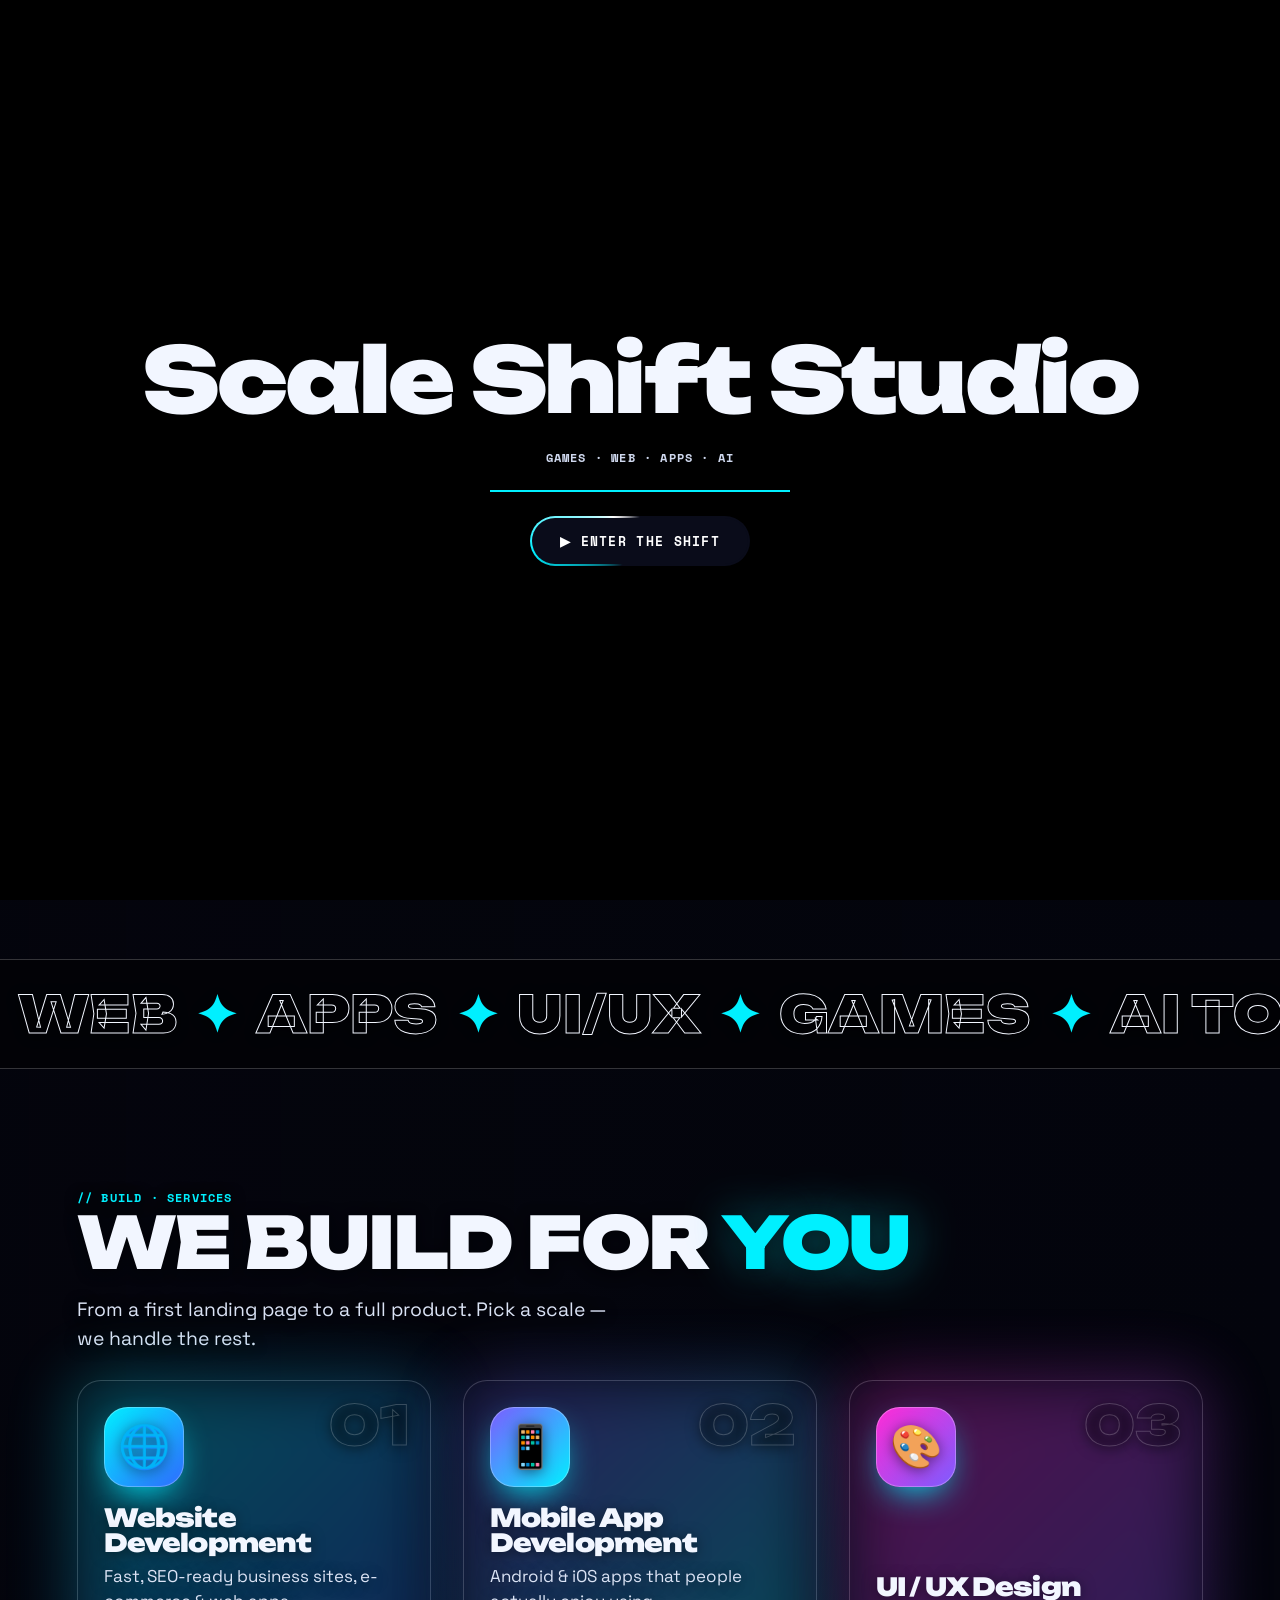
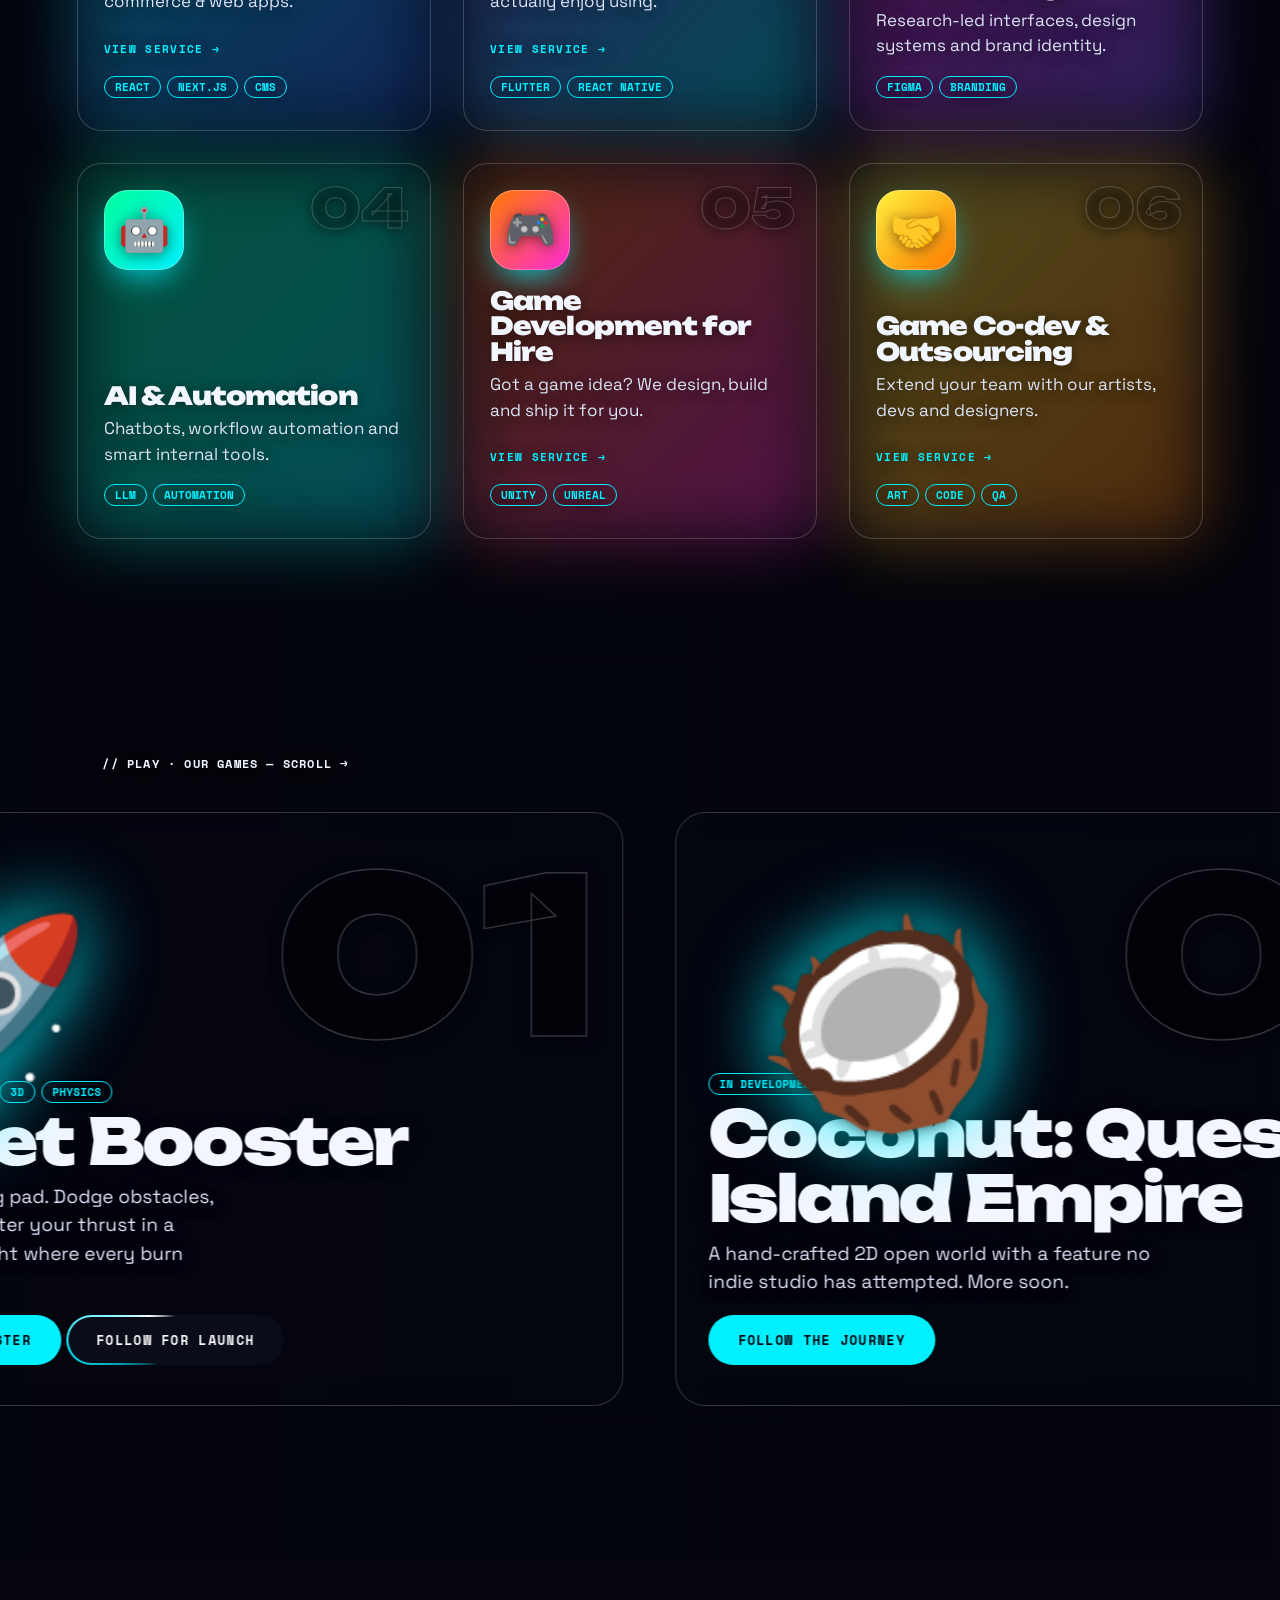
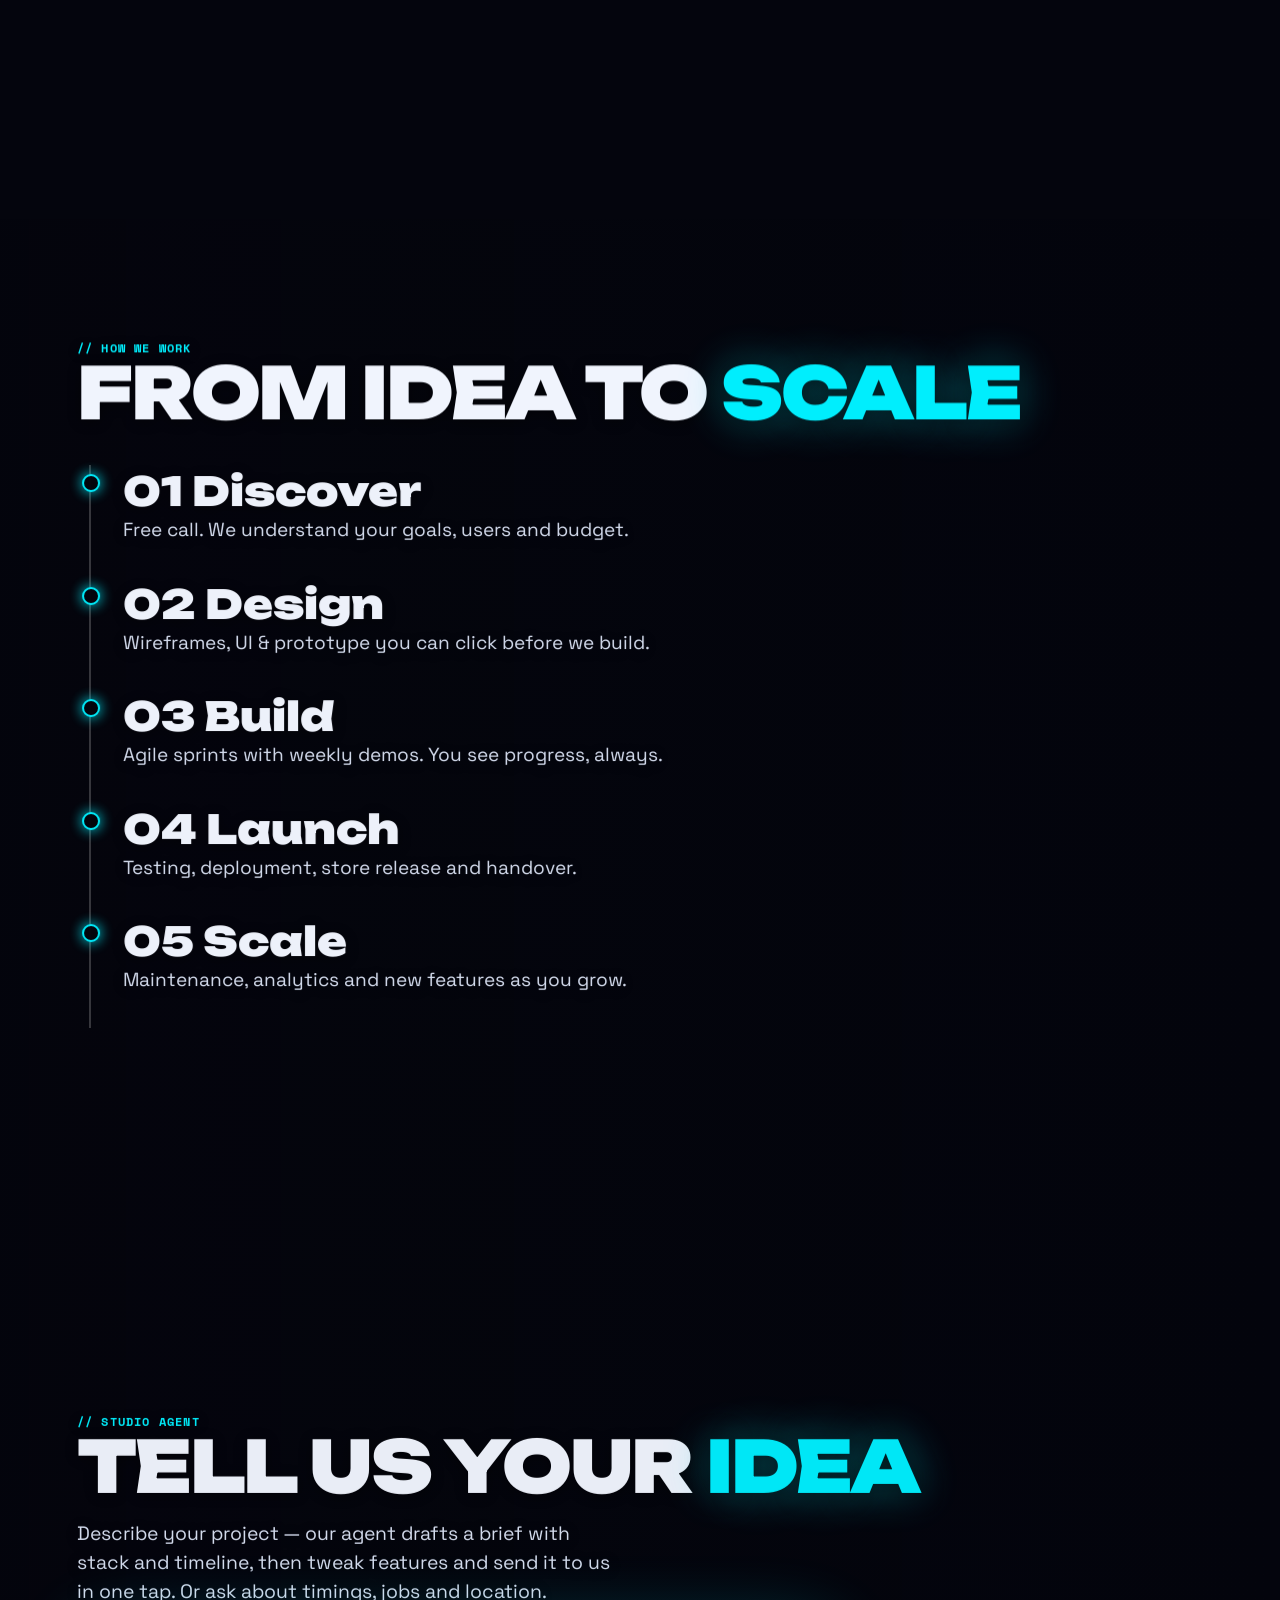
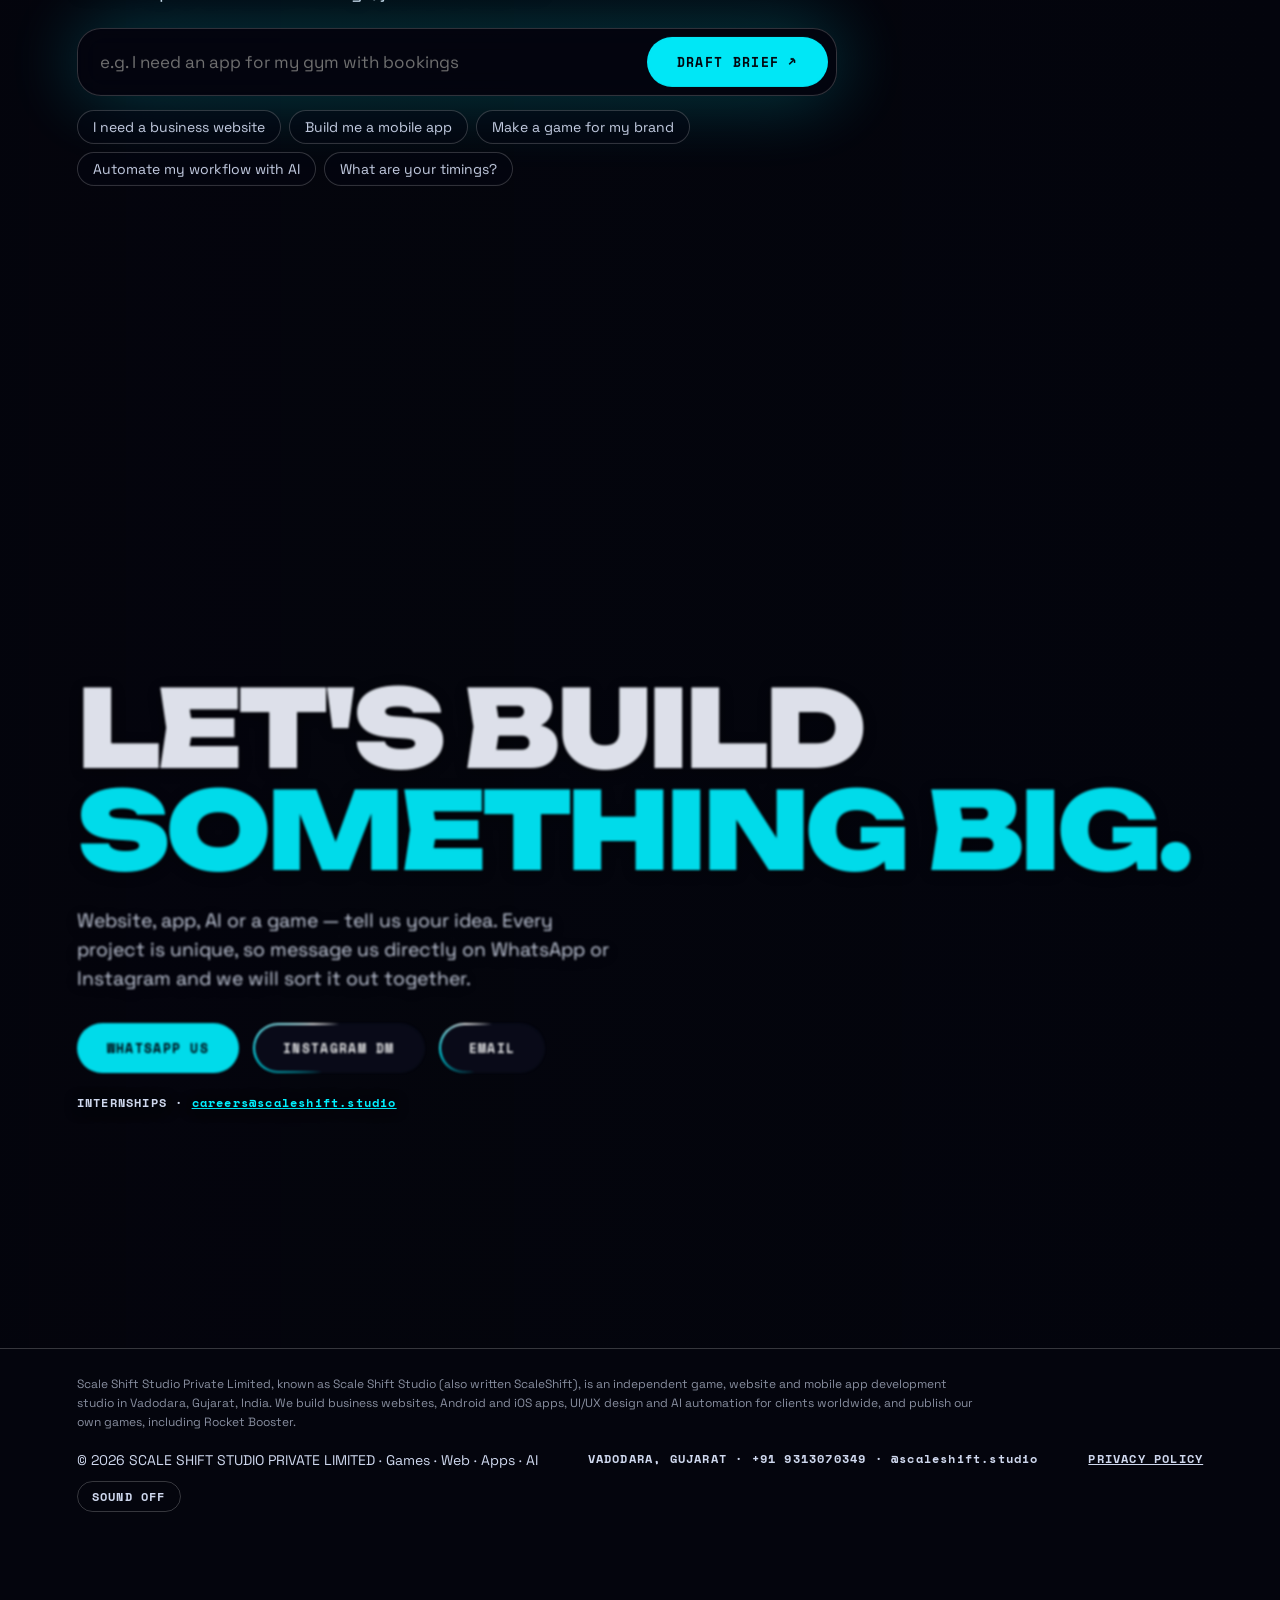
<file: index.html>
<!doctype html>
<html lang="en">
  <head>
    <meta charset="utf-8" />
    <meta
      name="viewport"
      content="width=device-width,initial-scale=1,minimum-scale=1,viewport-fit=cover"
    />
    <title>Scale Shift Studio | Web, App &amp; Game Development, Vadodara</title>
    <meta
      name="description"
      content="Scale Shift Studio builds websites, mobile apps, AI tools and games for businesses and brands. Based in Vadodara, Gujarat. Message us on WhatsApp or Instagram."
    />
    <link rel="canonical" href="https://scaleshift.studio/" />
    <meta name="robots" content="index,follow,max-image-preview:large" />
    <meta name="theme-color" content="#04050d" />
    <meta property="og:type" content="website" />
    <meta property="og:site_name" content="Scale Shift Studio" />
    <meta property="og:url" content="https://scaleshift.studio/" />
    <meta
      property="og:title"
      content="Scale Shift Studio — We Build Worlds That Shift Your Scale"
    />
    <meta
      property="og:description"
      content="We build websites, apps, AI tools and games that shift your scale. Rocket Booster is landing soon on Google Play."
    />
    <meta property="og:image" content="https://scaleshift.studio/og-image.png" />
    <meta property="og:image:width" content="1200" />
    <meta property="og:image:height" content="630" />
    <meta property="og:image:alt" content="Scale Shift Studio logo" />
    <meta name="twitter:card" content="summary_large_image" />
    <meta name="twitter:title" content="Scale Shift Studio | Web, App &amp; Game Development, Vadodara" />
    <meta name="twitter:description" content="We build websites, apps, AI tools and games that shift your scale. Rocket Booster is landing soon on Google Play." />
    <meta name="twitter:image" content="https://scaleshift.studio/og-image.png" />
    <link rel="icon" href="/favicon.ico" sizes="any"><link rel="icon" type="image/png" sizes="48x48" href="/favicon-48x48.png"><link rel="icon" type="image/png" sizes="96x96" href="/favicon-96x96.png"><link rel="icon" type="image/png" sizes="192x192" href="/favicon-192x192.png"><link rel="apple-touch-icon" href="/apple-touch-icon.png">
    <link rel="preconnect" href="https://fonts.googleapis.com" />
    <link rel="preconnect" href="https://fonts.gstatic.com" crossorigin />
    <link
      rel="preload"
      as="style"
      href="https://fonts.googleapis.com/css2?family=Unbounded:wght@600;900&family=Space+Grotesk:wght@400;500;700&family=Space+Mono:wght@400;700&display=swap"
    />
    <noscript
      ><link
        rel="stylesheet"
        href="https://fonts.googleapis.com/css2?family=Unbounded:wght@600;900&family=Space+Grotesk:wght@400;500;700&family=Space+Mono:wght@400;700&display=swap"
    /></noscript>
    <link rel="stylesheet" href="styles.css" />
    <noscript
      ><style>
        #ld {
          display: none;
        }
        body:not(.go) :is(main, footer, #nav, #hud) {
          visibility: visible !important;
        }
      </style></noscript
    >
    <script type="application/ld+json">
      {
        "@context": "https://schema.org",
        "@graph": [
          {
            "@type": "Organization",
            "@id": "https://scaleshift.studio/#org",
            "name": "Scale Shift Studio",
            "alternateName": ["ScaleShift", "Scale Shift"],
            "url": "https://scaleshift.studio/",
            "logo": "https://scaleshift.studio/logo.png",
            "legalName": "Scale Shift Studio Private Limited",
            "email": "hello@scaleshift.studio",
            "telephone": "+91-9313070349",
            "sameAs": ["https://instagram.com/scaleshift.studio"]
          },
          {
            "@type": "WebSite",
            "@id": "https://scaleshift.studio/#website",
            "url": "https://scaleshift.studio/",
            "name": "Scale Shift Studio",
            "alternateName": ["ScaleShift", "Scale Shift"],
            "publisher": { "@id": "https://scaleshift.studio/#org" },
            "inLanguage": "en"
          },
          {
            "@type": "ProfessionalService",
            "@id": "https://scaleshift.studio/#service",
            "name": "Scale Shift Studio",
            "url": "https://scaleshift.studio/",
            "image": "https://scaleshift.studio/og-image.png",
            "email": "hello@scaleshift.studio",
            "telephone": "+91-9313070349",
            "description": "Web development, mobile app development, UI/UX design, AI automation and game development studio in Vadodara, Gujarat, India.",
            "address": {
              "@type": "PostalAddress",
              "addressLocality": "Vadodara",
              "addressRegion": "Gujarat",
              "addressCountry": "IN"
            },
            "areaServed": "Worldwide",
            "parentOrganization": { "@id": "https://scaleshift.studio/#org" },
            "knowsAbout": [
              "Web development",
              "Mobile app development",
              "UI/UX design",
              "AI automation",
              "Game development"
            ]
          }
        ]
      }
    </script>
  </head>
  <body>
    <div id="ld">
      <div class="ldt">Scale Shift Studio</div>
      <div class="m" style="color: var(--mut)">GAMES · WEB · APPS · AI</div>
      <div id="lp"><i></i></div>
      <button class="sb" id="en">▶ Enter the shift</button>
    </div>
    <div id="cg"></div>
    <canvas id="gl"></canvas>
    <div class="vg"></div>
    <div id="tt"></div>
    <nav id="nav">
      <div class="lg">
        <span class="s1">SCALE</span><span class="s2">SHIFT</span>
      </div>
      <div class="lk">
        <a class="l" href="#services">SERVICES</a
        ><a class="l" href="#games">GAMES</a
        ><a class="l" href="#process">PROCESS</a
        ><a class="l" href="#quote">START</a>
      </div>
      <div id="sw" data-m="build">
        <i id="kn"></i><button data-m="play">PLAY</button
        ><button data-m="build" class="on">BUILD</button>
      </div>
    </nav>
    <div id="hud" class="m">
      MODE <b id="hm">BUILD</b> · SCALE ×<b id="hs">1.00</b> · WARP
      <b id="hw">0.6</b>
    </div>
    <main>
      <section id="hero" data-k="0">
        <div id="hi">
          <div class="pill m">
            <i></i>COMING SOON · ROCKET BOOSTER · GOOGLE PLAY
          </div>
          <h1 class="t">
            <span class="ln"><span class="hl">We build</span></span>
            <span class="ln"
              ><span class="hl"
                ><span class="dy" id="dy">websites</span></span
              ></span
            >
            <span class="ln"
              ><span class="hl ol">that shift your scale</span></span
            >
          </h1>
          <p class="sub" id="hs2">
            A creative tech studio. We craft websites, mobile apps and AI tools
            for businesses — and our own games for players.
          </p>
          <div class="row">
            <a class="sb f" href="#quote" data-q>Start your project ↓</a
            ><a class="sb" href="#games">Play our games</a>
          </div>
        </div>
      </section>
      <div class="mq">
        <div>
          <span>Web</span><em>✦</em><span>Apps</span><em>✦</em><span>UI/UX</span
          ><em>✦</em><span>Games</span><em>✦</em><span>AI Tools</span><em>✦</em
          ><span>Game Co-dev</span><em>✦</em><span>Web</span><em>✦</em
          ><span>Apps</span><em>✦</em><span>UI/UX</span><em>✦</em
          ><span>Games</span><em>✦</em><span>AI Tools</span><em>✦</em
          ><span>Game Co-dev</span><em>✦</em>
        </div>
      </div>
      <section id="services" data-k="1">
        <span class="m rv" style="color: var(--a)">// BUILD · SERVICES</span>
        <h2 class="rv">We build for <em>you</em></h2>
        <p class="sub rv" style="margin: 0">
          From a first landing page to a full product. Pick a scale — we handle
          the rest.
        </p>
        <div class="gx">
          <div
            class="cd tl rv"
            style="--g: linear-gradient(135deg, #00f0ff, #2f6bff)"
          >
            <div class="no">01</div>
            <div class="ic">🌐</div>
            <h3><a class="cl" href="/services/web-development-vadodara/">Website Development</a></h3>
            <p>Fast, SEO-ready business sites, e-commerce & web apps.</p>
            <span class="vs">VIEW SERVICE &rarr;</span>
            <span
              ><span class="tg">REACT</span><span class="tg">NEXT.JS</span
              ><span class="tg">CMS</span></span
            >
          </div>
          <div
            class="cd tl rv"
            style="--g: linear-gradient(135deg, #7c5cff, #00f0ff)"
          >
            <div class="no">02</div>
            <div class="ic">📱</div>
            <h3><a class="cl" href="/services/app-development-vadodara/">Mobile App Development</a></h3>
            <p>Android & iOS apps that people actually enjoy using.</p>
            <span class="vs">VIEW SERVICE &rarr;</span>
            <span
              ><span class="tg">FLUTTER</span
              ><span class="tg">REACT NATIVE</span></span
            >
          </div>
          <div
            class="cd tl rv"
            style="--g: linear-gradient(135deg, #ff2bd6, #7c5cff)"
          >
            <div class="no">03</div>
            <div class="ic">🎨</div>
            <h3>UI / UX Design</h3>
            <p>Research-led interfaces, design systems and brand identity.</p>
            <span
              ><span class="tg">FIGMA</span
              ><span class="tg">BRANDING</span></span
            >
          </div>
          <div
            class="cd tl rv"
            style="--g: linear-gradient(135deg, #00ff9d, #00f0ff)"
          >
            <div class="no">04</div>
            <div class="ic">🤖</div>
            <h3>AI &amp; Automation</h3>
            <p>Chatbots, workflow automation and smart internal tools.</p>
            <span
              ><span class="tg">LLM</span
              ><span class="tg">AUTOMATION</span></span
            >
          </div>
          <div
            class="cd tl rv"
            style="--g: linear-gradient(135deg, #ff7a00, #ff2bd6)"
          >
            <div class="no">05</div>
            <div class="ic">🎮</div>
            <h3><a class="cl" href="/services/game-development-vadodara/">Game Development for Hire</a></h3>
            <p>Got a game idea? We design, build and ship it for you.</p>
            <span class="vs">VIEW SERVICE &rarr;</span>
            <span
              ><span class="tg">UNITY</span><span class="tg">UNREAL</span></span
            >
          </div>
          <div
            class="cd tl rv"
            style="--g: linear-gradient(135deg, #fff23d, #ff7a00)"
          >
            <div class="no">06</div>
            <div class="ic">🤝</div>
            <h3><a class="cl" href="/services/game-development-vadodara/">Game Co-dev &amp; Outsourcing</a></h3>
            <p>Extend your team with our artists, devs and designers.</p>
            <span class="vs">VIEW SERVICE &rarr;</span>
            <span
              ><span class="tg">ART</span><span class="tg">CODE</span
              ><span class="tg">QA</span></span
            >
          </div>
        </div>
      </section>
      <section id="games" data-k="2">
        <div class="hint m">// PLAY · OUR GAMES — SCROLL →</div>
        <div id="track">
          <article class="pn">
            <div class="n">01</div>
            <div class="e">🚀</div>
            <span
              ><span class="tg live">COMING SOON · GOOGLE PLAY</span
              ><span class="tg">3D</span><span class="tg">PHYSICS</span></span
            >
            <h3>Rocket Booster</h3>
            <p>
              Launch pad to landing pad. Dodge obstacles, collect coins and
              master your thrust in a physics-based 3D flight where every burn
              counts.
            </p>
            <div>
              <a class="sb f" href="/games/rocket-booster/">Explore Rocket Booster</a>
              <a
                class="sb"
                href="https://instagram.com/scaleshift.studio"
                target="_blank"
                rel="noopener noreferrer"
                >Follow for launch</a
              >
            </div>
          </article>
          <article class="pn">
            <div class="n">02</div>
            <div class="e">🥥</div>
            <span
              ><span class="tg">IN DEVELOPMENT</span><span class="tg">2D</span
              ><span class="tg">OPEN WORLD</span></span
            >
            <h3>Coconut: Quest Island Empire</h3>
            <p>
              A hand-crafted 2D open world with a feature no indie studio has
              attempted. More soon.
            </p>
            <div>
              <a
                class="sb f"
                href="https://instagram.com/scaleshift.studio"
                target="_blank"
                rel="noopener noreferrer"
                >Follow the journey</a
              >
            </div>
          </article>
          <article class="pn">
            <div class="n">03</div>
            <div class="e">🧪</div>
            <span><span class="tg">PLANNING</span></span>
            <h3>More worlds in the lab</h3>
            <p>
              Our next projects are in early planning. Follow along to be the
              first to know.
            </p>
            <div><a class="sb f" href="#contact">Work with us</a></div>
          </article>
        </div>
      </section>
      <section id="process" data-k="3">
        <span class="m rv" style="color: var(--a)">// HOW WE WORK</span>
        <h2 class="rv">From idea to <em>scale</em></h2>
        <div class="pr">
          <i id="pl"></i>
          <div class="sp rv">
            <b>01 Discover</b
            ><span>Free call. We understand your goals, users and budget.</span>
          </div>
          <div class="sp rv">
            <b>02 Design</b
            ><span
              >Wireframes, UI & prototype you can click before we build.</span
            >
          </div>
          <div class="sp rv">
            <b>03 Build</b
            ><span
              >Agile sprints with weekly demos. You see progress, always.</span
            >
          </div>
          <div class="sp rv">
            <b>04 Launch</b
            ><span>Testing, deployment, store release and handover.</span>
          </div>
          <div class="sp rv">
            <b>05 Scale</b
            ><span>Maintenance, analytics and new features as you grow.</span>
          </div>
        </div>
      </section>
      <section id="quote" data-k="4">
        <span class="m rv" style="color: var(--a)">// STUDIO AGENT</span>
        <h2 class="rv">Tell us your <em>idea</em></h2>
        <p class="sub rv" style="margin: 0 0 22px">
          Describe your project — our agent drafts a brief with stack and
          timeline, then tweak features and send it to us in one tap. Or ask about timings, jobs and location.
        </p>
        <form id="af" class="ag rv">
          <input
            id="ai"
            aria-label="Describe your project idea"
            placeholder="e.g. I need an app for my gym with bookings"
            autocomplete="off"
          /><button class="sb f" type="submit">Draft brief ↗</button>
        </form>
        <div class="chips rv">
          <button>I need a business website</button
          ><button>Build me a mobile app</button
          ><button>Make a game for my brand</button
          ><button>Automate my workflow with AI</button
          ><button>What are your timings?</button>
        </div>
        <div id="run"></div>
      </section>
      <section id="contact" data-k="5">
        <div class="big rv">
          Let's build<br /><span style="color: var(--a)">something big.</span>
        </div>
        <p class="sub rv">
          Website, app, AI or a game — tell us your idea. Every project is
          unique, so message us directly on WhatsApp or Instagram and we will
          sort it out together.
        </p>
        <div class="row rv">
          <a
            class="sb f"
            href="https://wa.me/919313070349"
            target="_blank"
            rel="noopener"
            >WhatsApp us</a
          ><a
            class="sb"
            href="https://instagram.com/scaleshift.studio"
            target="_blank"
            rel="noopener"
            >Instagram DM</a
          ><a class="sb" href="mailto:hello@scaleshift.studio">Email</a>
        </div>
        <p class="m" style="margin-top: 26px; color: var(--mut)">
          INTERNSHIPS ·
          <a href="mailto:careers@scaleshift.studio" style="color: var(--a)"
            >careers@scaleshift.studio</a
          >
        </p>
      </section>
    </main>
    <footer>
      <p class="ab">
        Scale Shift Studio Private Limited, known as Scale Shift Studio (also written ScaleShift), is an independent game,
        website and mobile app development studio in Vadodara, Gujarat, India.
        We build business websites, Android and iOS apps, UI/UX design and AI
        automation for clients worldwide, and publish our own games, including
        Rocket Booster.
      </p>
      <span>© 2026 SCALE SHIFT STUDIO PRIVATE LIMITED · Games · Web · Apps · AI</span
      ><span class="m"
        >VADODARA, GUJARAT · +91 9313070349 · @scaleshift.studio</span
      >
      <a class="m" href="/privacy/" style="color: var(--mut)">PRIVACY POLICY</a>
      <button type="button" id="snd" class="m">SOUND OFF</button>
    </footer>
    <script src="vendor/gsap.min.js" defer></script>
    <script src="vendor/ScrollTrigger.min.js" defer></script>
    <script src="vendor/lenis.min.js" defer></script>
    <script src="app.js" defer></script>
  </body>
</html>
</file>
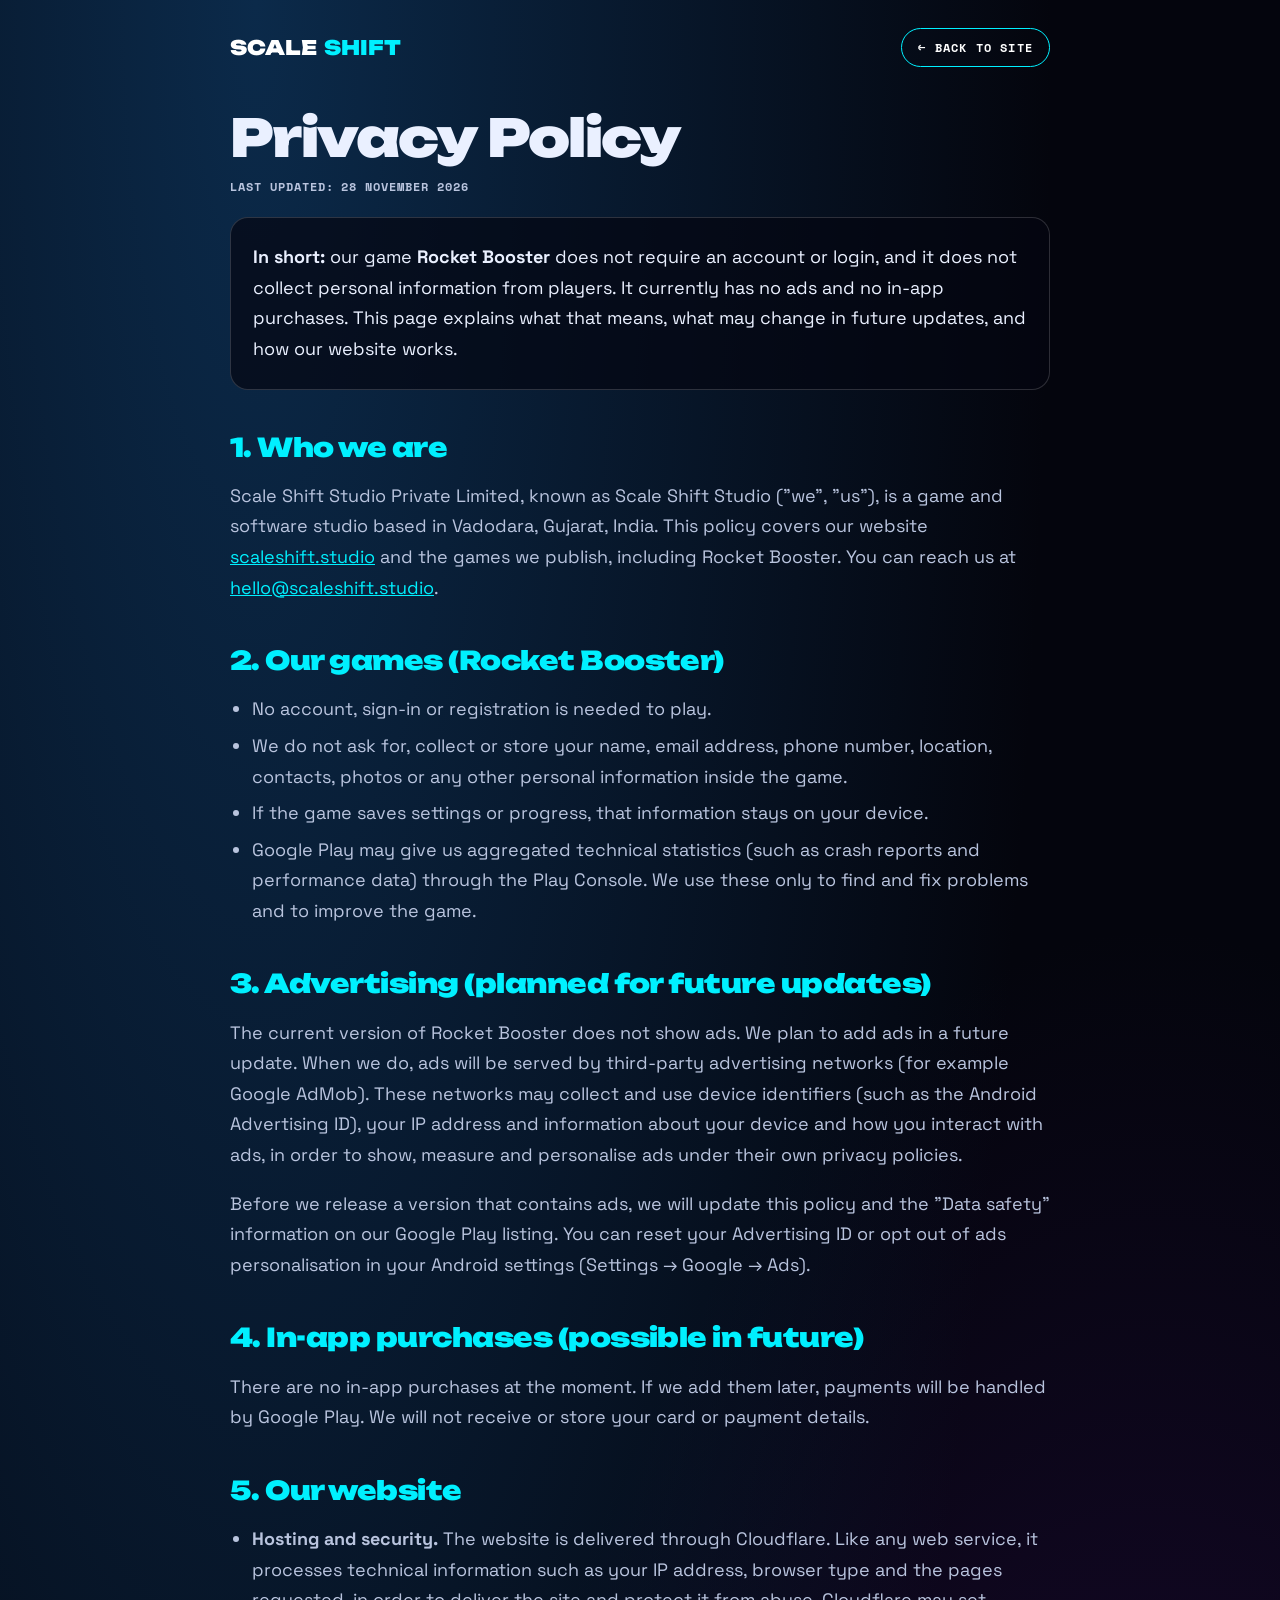
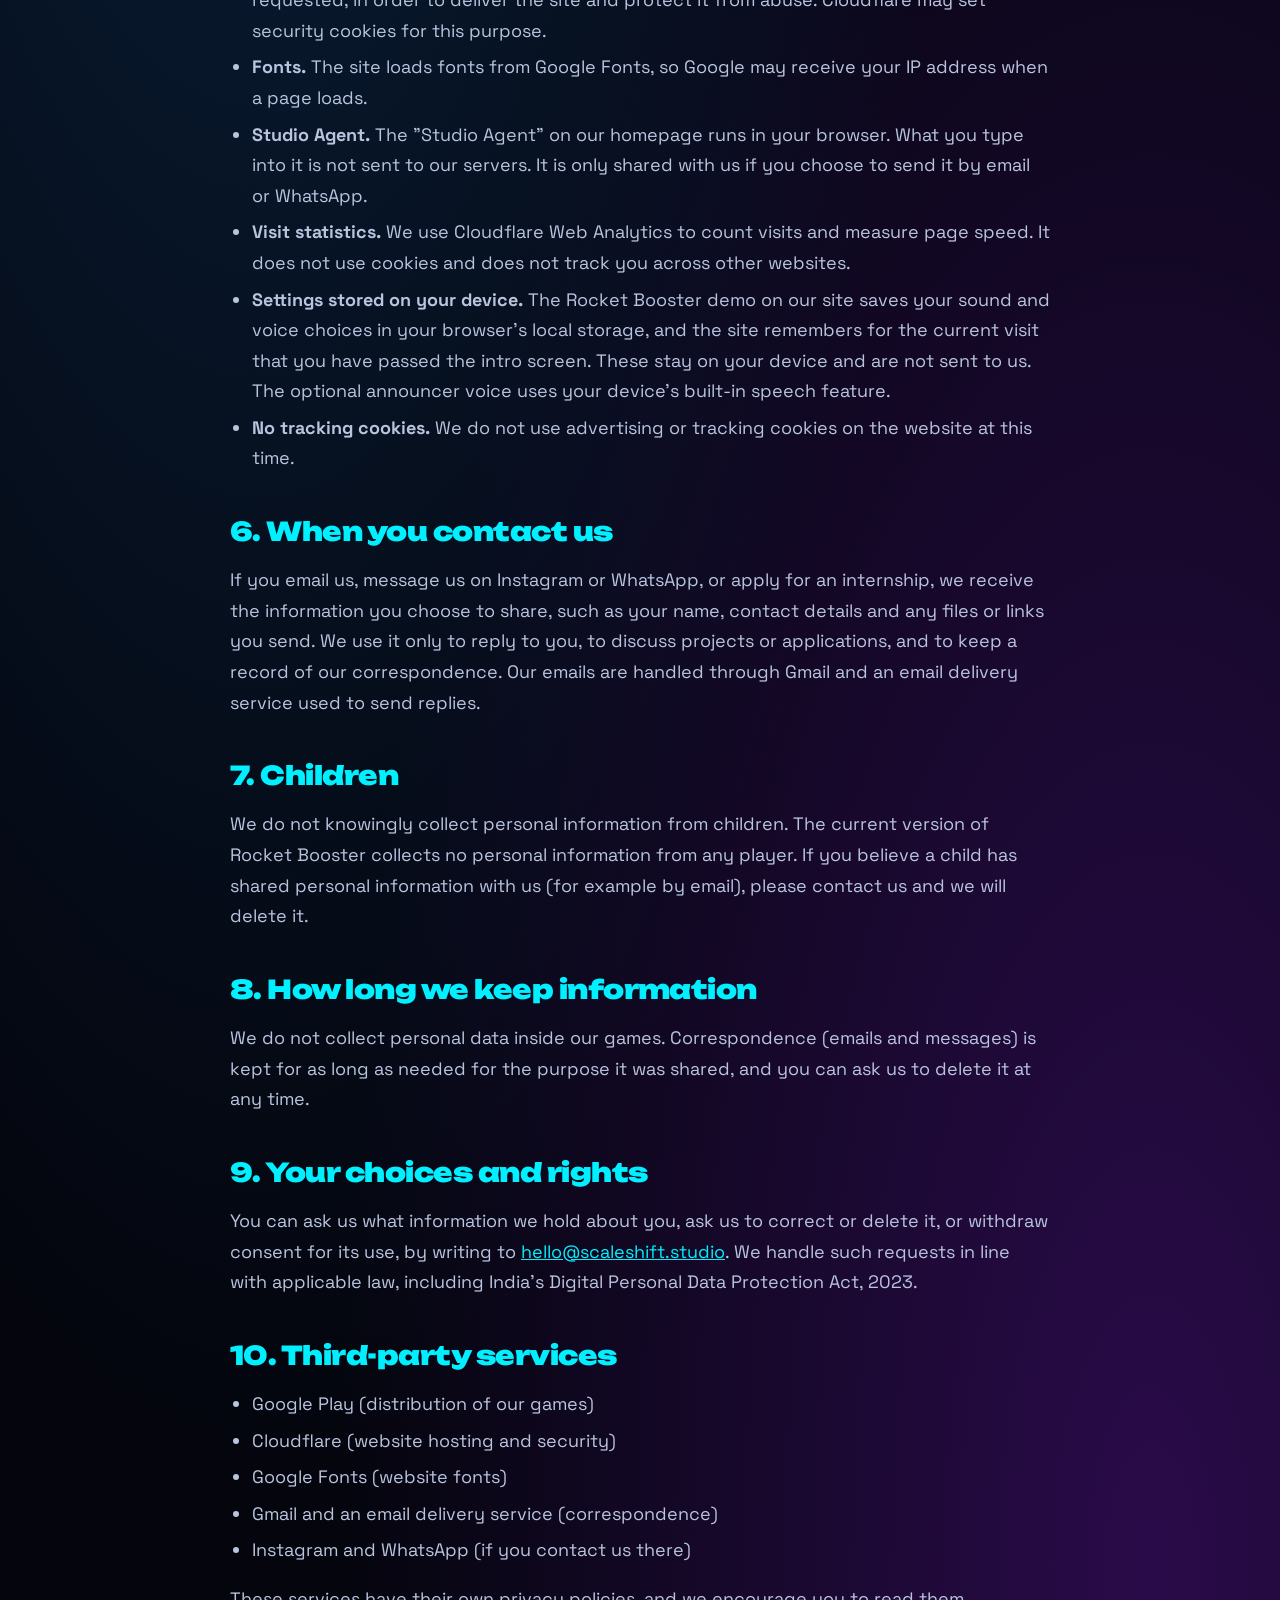
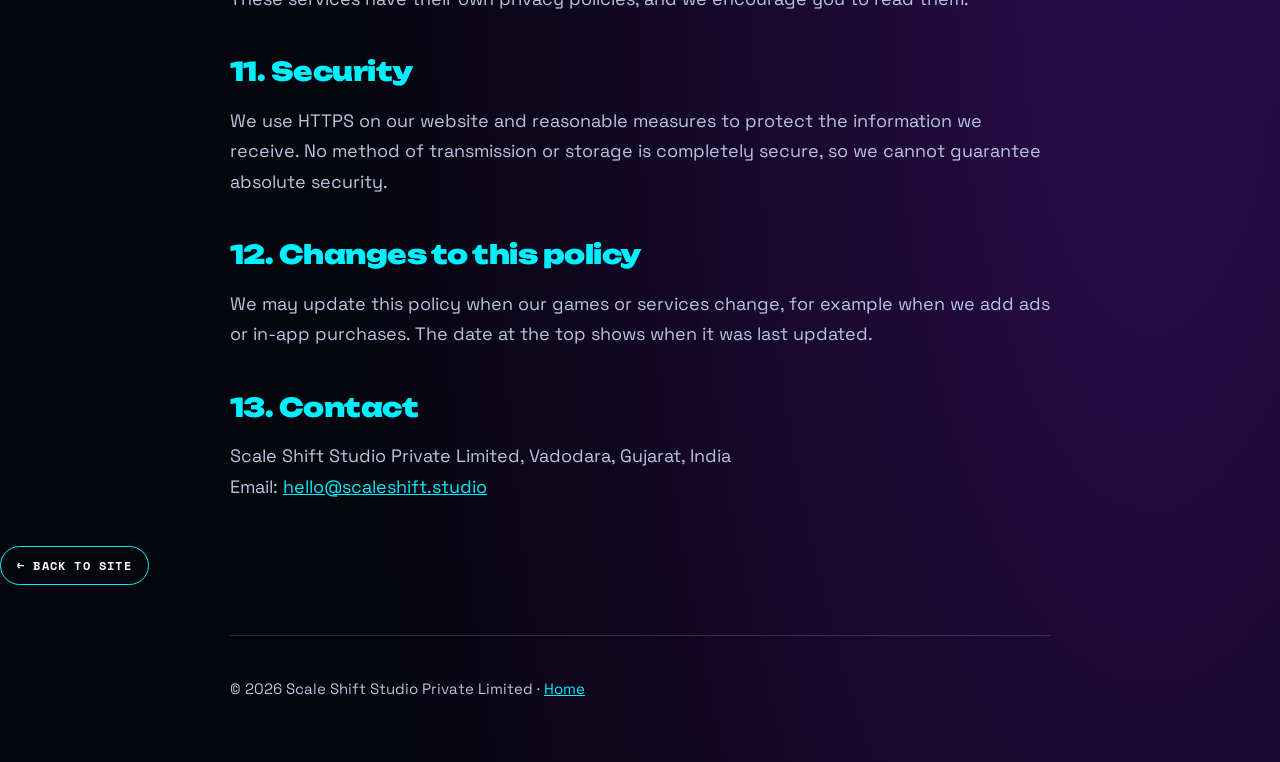
<file: privacy/index.html>
<!DOCTYPE html>
<html lang="en"><head><meta charset="utf-8">
<meta name="viewport" content="width=device-width,initial-scale=1">
<title>Privacy Policy — Scale Shift Studio</title>
<meta name="description" content="Privacy policy for Scale Shift Studio: the scaleshift.studio website and our games, including Rocket Booster.">
<link rel="canonical" href="https://scaleshift.studio/privacy/">
<meta name="robots" content="index,follow"><meta name="theme-color" content="#04050d">
<link rel="icon" href="/favicon.ico" sizes="any"><link rel="icon" type="image/png" sizes="48x48" href="/favicon-48x48.png"><link rel="icon" type="image/png" sizes="96x96" href="/favicon-96x96.png"><link rel="icon" type="image/png" sizes="192x192" href="/favicon-192x192.png"><link rel="apple-touch-icon" href="/apple-touch-icon.png">
<link rel="preconnect" href="https://fonts.googleapis.com"><link rel="preconnect" href="https://fonts.gstatic.com" crossorigin>
<link href="https://fonts.googleapis.com/css2?family=Unbounded:wght@900&family=Space+Grotesk:wght@400;700&family=Space+Mono:wght@700&display=swap" rel="stylesheet">
<link rel="stylesheet" href="privacy.css">
</head><body>
<header><a class="lg" href="../" aria-label="Scale Shift Studio home"><span>SCALE</span><span>SHIFT</span></a><a class="back" href="../">← BACK TO SITE</a></header>
<main>
<h1>Privacy Policy</h1>
<p class="upd">LAST UPDATED: 28 NOVEMBER 2026</p>
<div class="box"><p><strong>In short:</strong> our game <strong>Rocket Booster</strong> does not require an account or login, and it does not collect personal information from players. It currently has no ads and no in-app purchases. This page explains what that means, what may change in future updates, and how our website works.</p></div>

<h2>1. Who we are</h2>
<p>Scale Shift Studio Private Limited, known as Scale Shift Studio ("we", "us"), is a game and software studio based in Vadodara, Gujarat, India. This policy covers our website <a href="https://scaleshift.studio/">scaleshift.studio</a> and the games we publish, including Rocket Booster. You can reach us at <a href="mailto:hello@scaleshift.studio">hello@scaleshift.studio</a>.</p>

<h2>2. Our games (Rocket Booster)</h2>
<ul>
<li>No account, sign-in or registration is needed to play.</li>
<li>We do not ask for, collect or store your name, email address, phone number, location, contacts, photos or any other personal information inside the game.</li>
<li>If the game saves settings or progress, that information stays on your device.</li>
<li>Google Play may give us aggregated technical statistics (such as crash reports and performance data) through the Play Console. We use these only to find and fix problems and to improve the game.</li>
</ul>

<h2>3. Advertising (planned for future updates)</h2>
<p>The current version of Rocket Booster does not show ads. We plan to add ads in a future update. When we do, ads will be served by third-party advertising networks (for example Google AdMob). These networks may collect and use device identifiers (such as the Android Advertising ID), your IP address and information about your device and how you interact with ads, in order to show, measure and personalise ads under their own privacy policies.</p>
<p>Before we release a version that contains ads, we will update this policy and the "Data safety" information on our Google Play listing. You can reset your Advertising ID or opt out of ads personalisation in your Android settings (Settings → Google → Ads).</p>

<h2>4. In-app purchases (possible in future)</h2>
<p>There are no in-app purchases at the moment. If we add them later, payments will be handled by Google Play. We will not receive or store your card or payment details.</p>

<h2>5. Our website</h2>
<ul>
<li><strong>Hosting and security.</strong> The website is delivered through Cloudflare. Like any web service, it processes technical information such as your IP address, browser type and the pages requested, in order to deliver the site and protect it from abuse. Cloudflare may set security cookies for this purpose.</li>
<li><strong>Fonts.</strong> The site loads fonts from Google Fonts, so Google may receive your IP address when a page loads.</li>
<li><strong>Studio Agent.</strong> The "Studio Agent" on our homepage runs in your browser. What you type into it is not sent to our servers. It is only shared with us if you choose to send it by email or WhatsApp.</li>
<li><strong>Visit statistics.</strong> We use Cloudflare Web Analytics to count visits and measure page speed. It does not use cookies and does not track you across other websites.</li>
<li><strong>Settings stored on your device.</strong> The Rocket Booster demo on our site saves your sound and voice choices in your browser's local storage, and the site remembers for the current visit that you have passed the intro screen. These stay on your device and are not sent to us. The optional announcer voice uses your device's built-in speech feature.</li>
<li><strong>No tracking cookies.</strong> We do not use advertising or tracking cookies on the website at this time.</li>
</ul>

<h2>6. When you contact us</h2>
<p>If you email us, message us on Instagram or WhatsApp, or apply for an internship, we receive the information you choose to share, such as your name, contact details and any files or links you send. We use it only to reply to you, to discuss projects or applications, and to keep a record of our correspondence. Our emails are handled through Gmail and an email delivery service used to send replies.</p>

<h2>7. Children</h2>
<p>We do not knowingly collect personal information from children. The current version of Rocket Booster collects no personal information from any player. If you believe a child has shared personal information with us (for example by email), please contact us and we will delete it.</p>

<h2>8. How long we keep information</h2>
<p>We do not collect personal data inside our games. Correspondence (emails and messages) is kept for as long as needed for the purpose it was shared, and you can ask us to delete it at any time.</p>

<h2>9. Your choices and rights</h2>
<p>You can ask us what information we hold about you, ask us to correct or delete it, or withdraw consent for its use, by writing to <a href="mailto:hello@scaleshift.studio">hello@scaleshift.studio</a>. We handle such requests in line with applicable law, including India's Digital Personal Data Protection Act, 2023.</p>

<h2>10. Third-party services</h2>
<ul>
<li>Google Play (distribution of our games)</li>
<li>Cloudflare (website hosting and security)</li>
<li>Google Fonts (website fonts)</li>
<li>Gmail and an email delivery service (correspondence)</li>
<li>Instagram and WhatsApp (if you contact us there)</li>
</ul>
<p>These services have their own privacy policies, and we encourage you to read them.</p>

<h2>11. Security</h2>
<p>We use HTTPS on our website and reasonable measures to protect the information we receive. No method of transmission or storage is completely secure, so we cannot guarantee absolute security.</p>

<h2>12. Changes to this policy</h2>
<p>We may update this policy when our games or services change, for example when we add ads or in-app purchases. The date at the top shows when it was last updated.</p>

<h2>13. Contact</h2>
<p>Scale Shift Studio Private Limited, Vadodara, Gujarat, India<br>Email: <a href="mailto:hello@scaleshift.studio">hello@scaleshift.studio</a></p>
</main>
<p class="bk"><a class="back" href="../">← BACK TO SITE</a></p>
<footer>© 2026 Scale Shift Studio Private Limited · <a href="../">Home</a></footer>
</body></html>
</file>
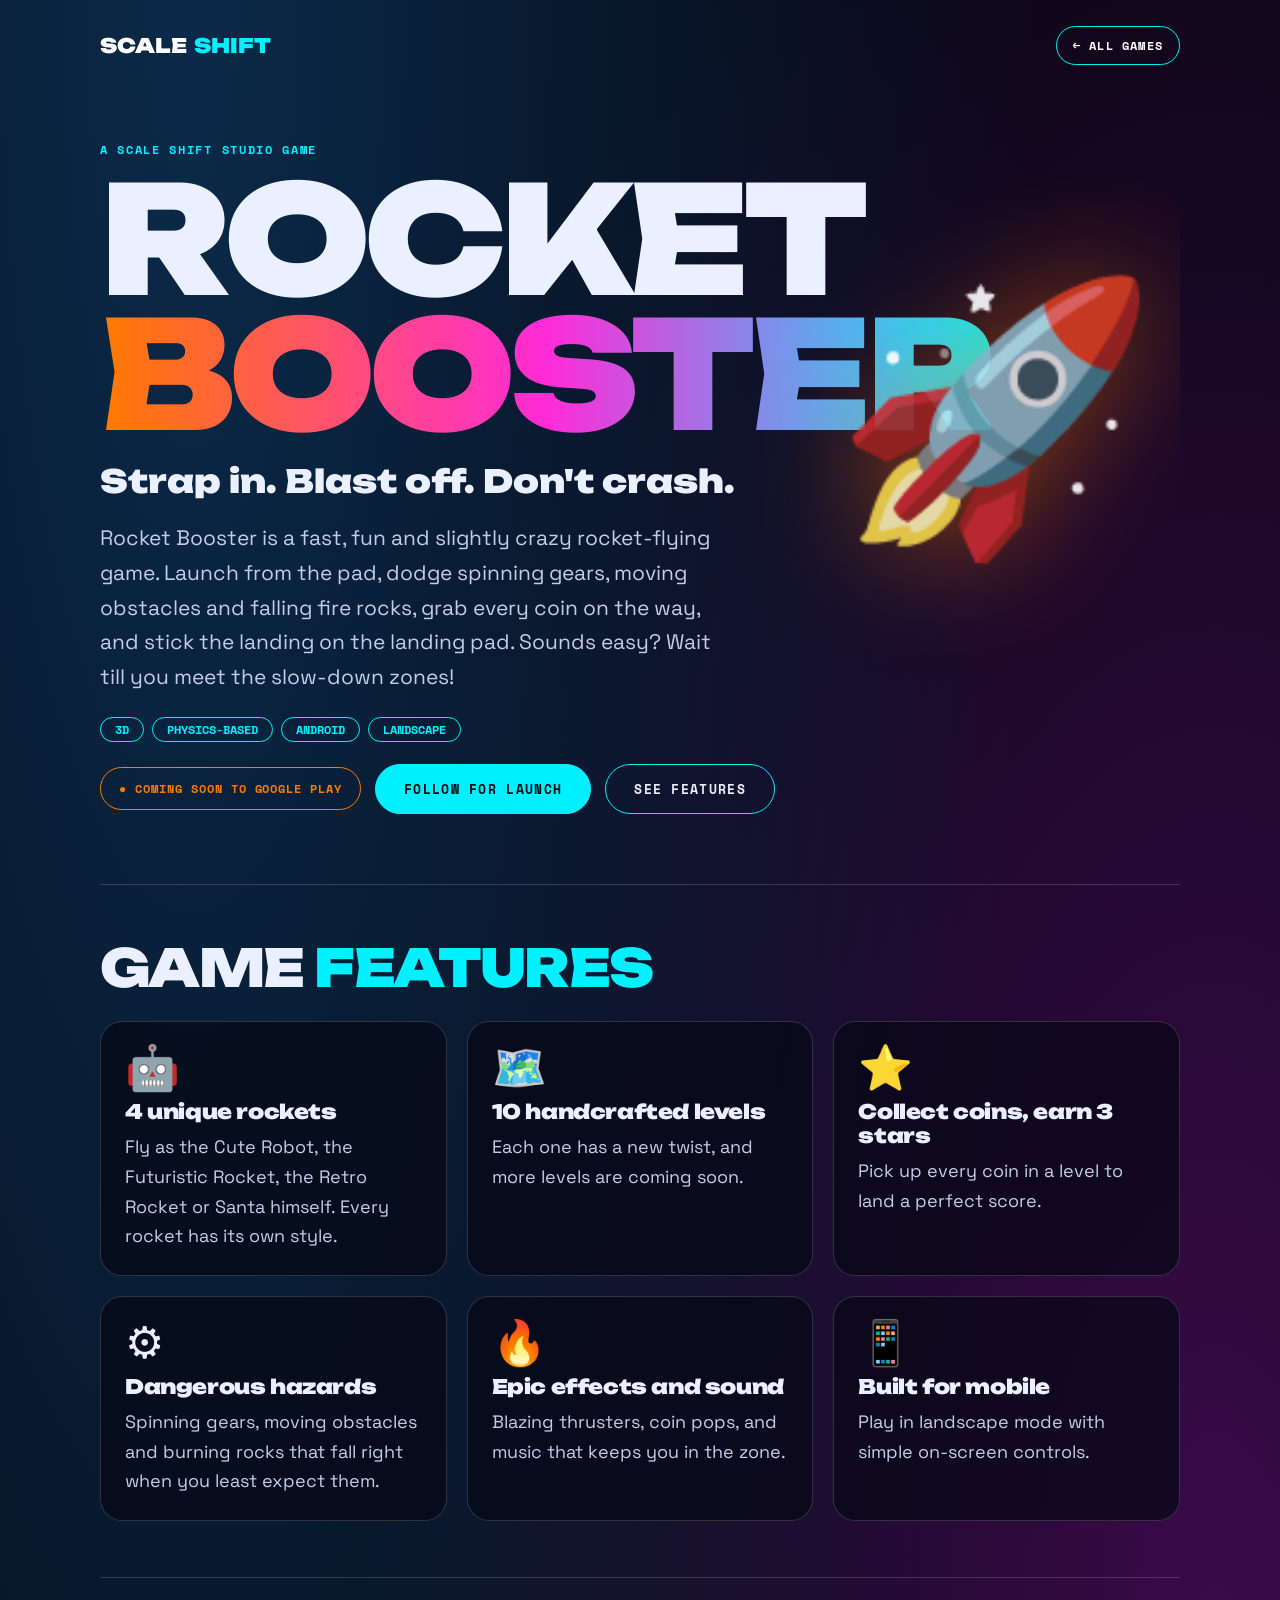
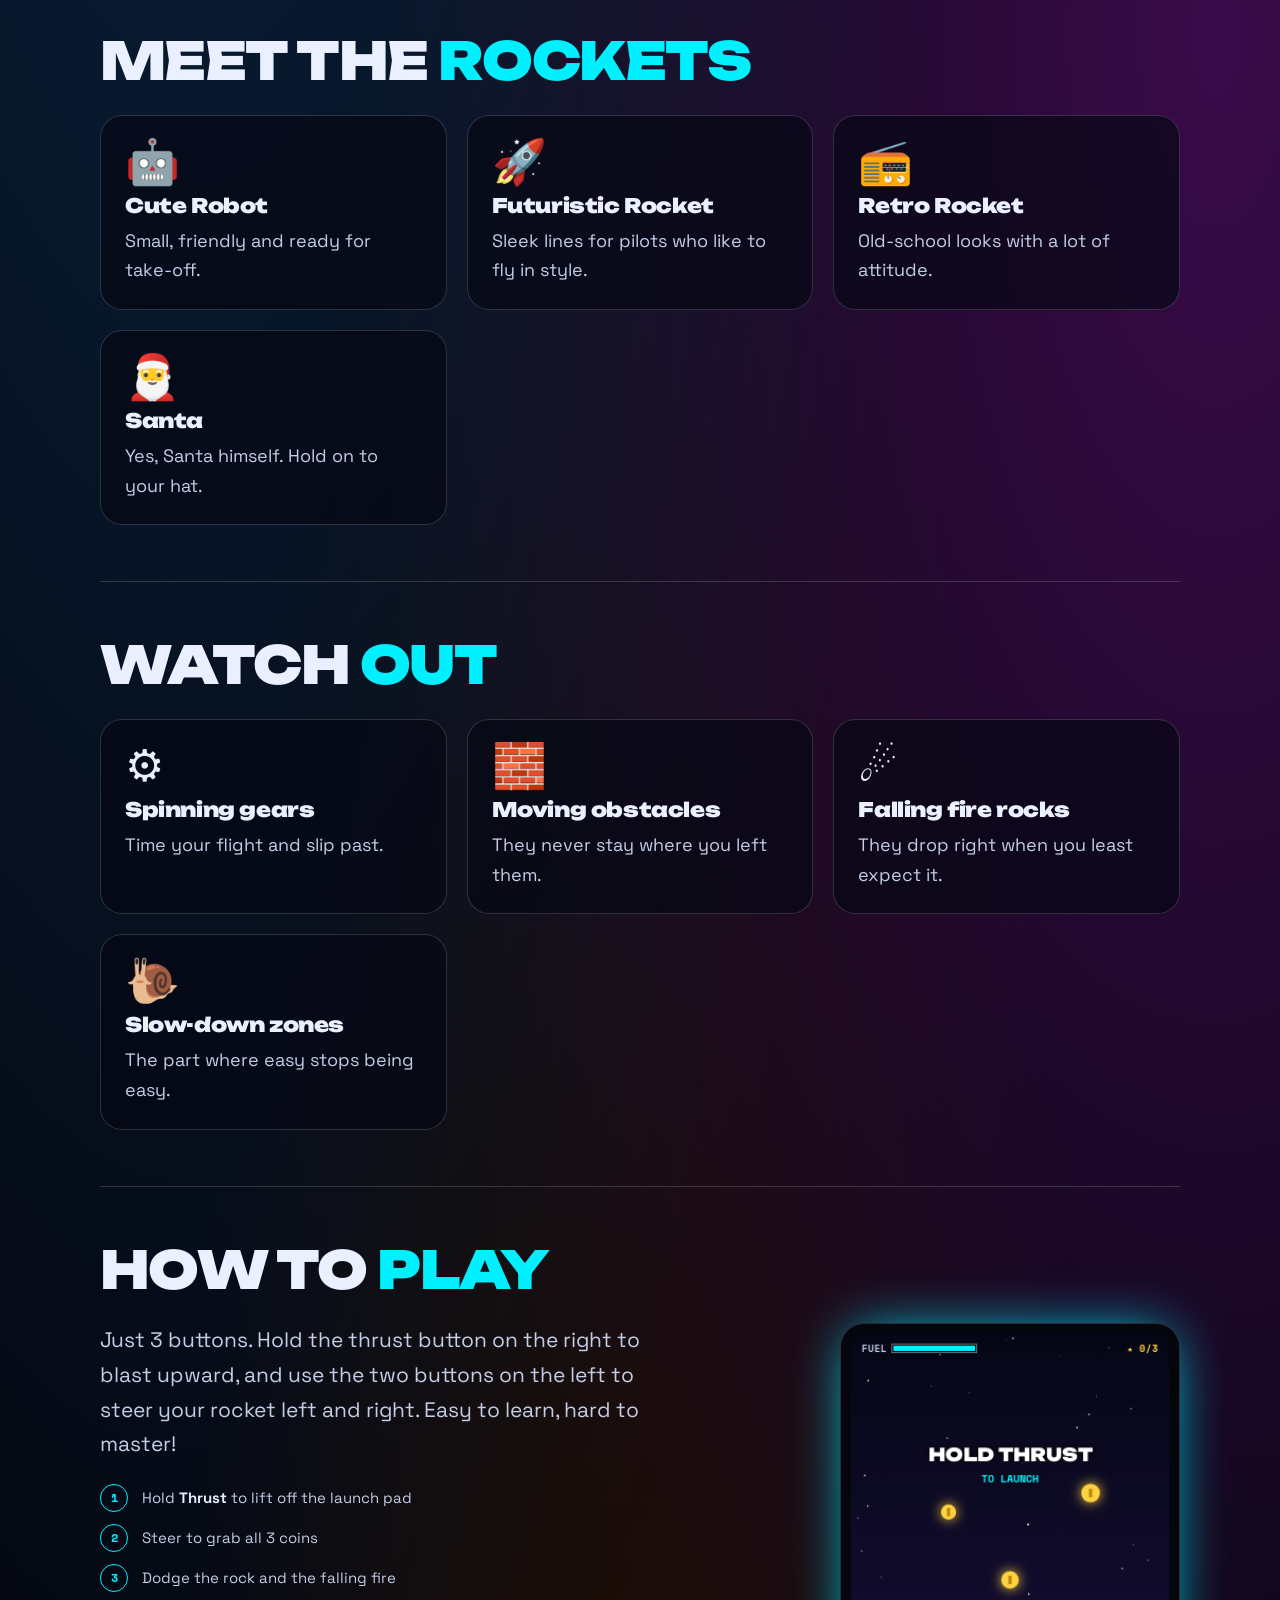
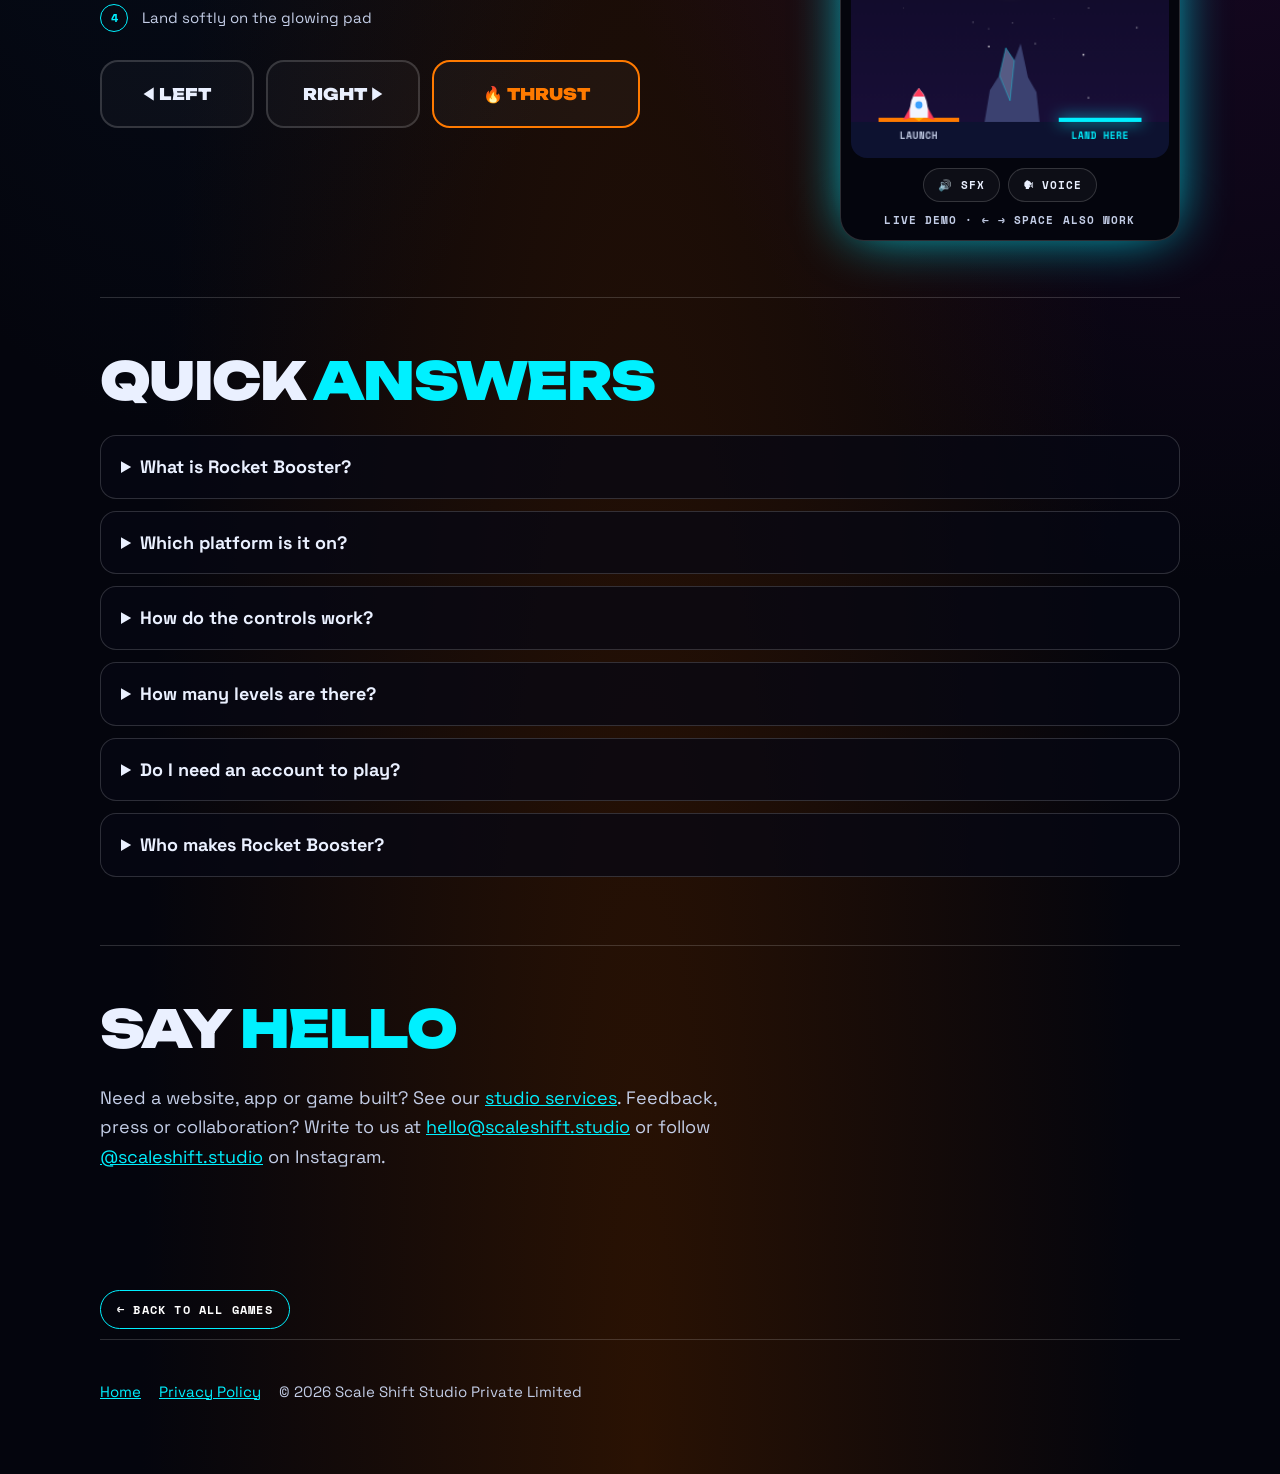
<file: games/rocket-booster/index.html>
<!DOCTYPE html>
<html lang="en"><head><meta charset="utf-8">
<meta name="viewport" content="width=device-width,initial-scale=1">
<title>Rocket Booster: Rocket Landing Game | Scale Shift Studio</title>
<meta name="description" content="Rocket Booster is a fast, fun, physics-based 3D rocket game for Android. Dodge gears and fire rocks, collect coins and land safely. Coming soon.">
<link rel="canonical" href="https://scaleshift.studio/games/rocket-booster/">
<meta name="robots" content="index,follow,max-image-preview:large"><meta name="theme-color" content="#04050d">
<meta property="og:type" content="website"><meta property="og:site_name" content="Scale Shift Studio">
<meta property="og:url" content="https://scaleshift.studio/games/rocket-booster/">
<meta property="og:title" content="Rocket Booster — Strap in. Blast off. Don't crash.">
<meta property="og:description" content="Pilot crazy rockets, grab coins, dodge fire rocks and land safely. Coming soon to Google Play.">
<meta name="twitter:title" content="Rocket Booster — Strap in. Blast off. Don't crash."><meta property="og:image" content="https://scaleshift.studio/og-image.png"><meta name="twitter:card" content="summary_large_image">
<link rel="icon" href="/favicon.ico" sizes="any"><link rel="icon" type="image/png" sizes="48x48" href="/favicon-48x48.png"><link rel="icon" type="image/png" sizes="96x96" href="/favicon-96x96.png"><link rel="icon" type="image/png" sizes="192x192" href="/favicon-192x192.png"><link rel="apple-touch-icon" href="/apple-touch-icon.png">
<link rel="preconnect" href="https://fonts.googleapis.com"><link rel="preconnect" href="https://fonts.gstatic.com" crossorigin>
<link href="https://fonts.googleapis.com/css2?family=Unbounded:wght@900&family=Space+Grotesk:wght@400;700&family=Space+Mono:wght@700&display=swap" rel="stylesheet">
<link rel="stylesheet" href="rocket.css">
<script type="application/ld+json">{"@context": "https://schema.org", "@graph": [{"@type": "VideoGame", "name": "Rocket Booster", "url": "https://scaleshift.studio/games/rocket-booster/", "image": "https://scaleshift.studio/og-image.png", "description": "Rocket Booster is a fast, fun and slightly crazy rocket-flying game. Launch from the pad, dodge spinning gears, moving obstacles and falling fire rocks, collect coins and land on the landing pad.", "applicationCategory": "GameApplication", "operatingSystem": "Android", "gamePlatform": "Android", "genre": ["Arcade", "Physics"], "inLanguage": "en", "publisher": {"@type": "Organization", "name": "Scale Shift Studio", "url": "https://scaleshift.studio/"}}, {"@type": "BreadcrumbList", "itemListElement": [{"@type": "ListItem", "position": 1, "name": "Scale Shift Studio", "item": "https://scaleshift.studio/"}, {"@type": "ListItem", "position": 2, "name": "Rocket Booster", "item": "https://scaleshift.studio/games/rocket-booster/"}]}, {"@type": "FAQPage", "mainEntity": [{"@type": "Question", "name": "What is Rocket Booster?", "acceptedAnswer": {"@type": "Answer", "text": "A fast, fun and slightly crazy rocket-flying game where you launch from the pad, dodge hazards, collect coins and land safely on the landing pad."}}, {"@type": "Question", "name": "Which platform is it on?", "acceptedAnswer": {"@type": "Answer", "text": "Rocket Booster is made for Android and is coming soon to Google Play. Follow us on Instagram to know the moment it launches."}}, {"@type": "Question", "name": "How do the controls work?", "acceptedAnswer": {"@type": "Answer", "text": "There are 3 buttons: hold the thrust button on the right to fly upward, and use the two buttons on the left to steer left and right."}}, {"@type": "Question", "name": "How many levels are there?", "acceptedAnswer": {"@type": "Answer", "text": "There are 10 handcrafted levels, and more levels are coming soon."}}, {"@type": "Question", "name": "Do I need an account to play?", "acceptedAnswer": {"@type": "Answer", "text": "No. You do not need to create an account or log in."}}, {"@type": "Question", "name": "Who makes Rocket Booster?", "acceptedAnswer": {"@type": "Answer", "text": "Rocket Booster is made by Scale Shift Studio, a game and software studio based in Vadodara, Gujarat, India."}}]}]}</script>
</head><body>
<div class="wrap">
<header class="top"><a class="lg" href="../../" aria-label="Scale Shift Studio home"><span>SCALE</span><span>SHIFT</span></a><a class="back" href="../../#games">← ALL GAMES</a></header>
<main>
<section class="hero">
<p class="eyebrow">A SCALE SHIFT STUDIO GAME</p>
<h1>Rocket<br><span>Booster</span></h1>
<p class="tag">Strap in. Blast off. Don't crash.</p>
<p class="lead">Rocket Booster is a fast, fun and slightly crazy rocket-flying game. Launch from the pad, dodge spinning gears, moving obstacles and falling fire rocks, grab every coin on the way, and stick the landing on the landing pad. Sounds easy? Wait till you meet the slow-down zones!</p>
<div class="chips"><span>3D</span><span>PHYSICS-BASED</span><span>ANDROID</span><span>LANDSCAPE</span></div>
<div class="cta"><span class="status">● COMING SOON TO GOOGLE PLAY</span><a class="btn f" href="https://instagram.com/scaleshift.studio" target="_blank" rel="noopener noreferrer">Follow for launch</a><a class="btn" href="#features">See features</a></div>
<div class="rk" aria-hidden="true">🚀</div>
</section>

<section class="s" id="features"><h2>Game <em>features</em></h2>
<ul class="grid">
<li class="card"><div class="ic" aria-hidden="true">🤖</div><h3>4 unique rockets</h3><p>Fly as the Cute Robot, the Futuristic Rocket, the Retro Rocket or Santa himself. Every rocket has its own style.</p></li>
<li class="card"><div class="ic" aria-hidden="true">🗺️</div><h3>10 handcrafted levels</h3><p>Each one has a new twist, and more levels are coming soon.</p></li>
<li class="card"><div class="ic" aria-hidden="true">⭐</div><h3>Collect coins, earn 3 stars</h3><p>Pick up every coin in a level to land a perfect score.</p></li>
<li class="card"><div class="ic" aria-hidden="true">⚙️</div><h3>Dangerous hazards</h3><p>Spinning gears, moving obstacles and burning rocks that fall right when you least expect them.</p></li>
<li class="card"><div class="ic" aria-hidden="true">🔥</div><h3>Epic effects and sound</h3><p>Blazing thrusters, coin pops, and music that keeps you in the zone.</p></li>
<li class="card"><div class="ic" aria-hidden="true">📱</div><h3>Built for mobile</h3><p>Play in landscape mode with simple on-screen controls.</p></li>
</ul></section>

<section class="s"><h2>Meet the <em>rockets</em></h2>
<ul class="grid">
<li class="card"><div class="ic" aria-hidden="true">🤖</div><h3>Cute Robot</h3><p>Small, friendly and ready for take-off.</p></li>
<li class="card"><div class="ic" aria-hidden="true">🚀</div><h3>Futuristic Rocket</h3><p>Sleek lines for pilots who like to fly in style.</p></li>
<li class="card"><div class="ic" aria-hidden="true">📻</div><h3>Retro Rocket</h3><p>Old-school looks with a lot of attitude.</p></li>
<li class="card"><div class="ic" aria-hidden="true">🎅</div><h3>Santa</h3><p>Yes, Santa himself. Hold on to your hat.</p></li>
</ul></section>

<section class="s"><h2>Watch <em>out</em></h2>
<ul class="grid">
<li class="card"><div class="ic" aria-hidden="true">⚙️</div><h3>Spinning gears</h3><p>Time your flight and slip past.</p></li>
<li class="card"><div class="ic" aria-hidden="true">🧱</div><h3>Moving obstacles</h3><p>They never stay where you left them.</p></li>
<li class="card"><div class="ic" aria-hidden="true">☄️</div><h3>Falling fire rocks</h3><p>They drop right when you least expect it.</p></li>
<li class="card"><div class="ic" aria-hidden="true">🐌</div><h3>Slow-down zones</h3><p>The part where easy stops being easy.</p></li>
</ul></section>

<section class="s"><h2>How to <em>play</em></h2>
<div class="sim"><div class="simtx"><p class="lead">Just 3 buttons. Hold the thrust button on the right to blast upward, and use the two buttons on the left to steer your rocket left and right. Easy to learn, hard to master!</p><ol class="mis"><li><b>1</b><span>Hold <strong>Thrust</strong> to lift off the launch pad</span></li><li><b>2</b><span>Steer to grab all 3 coins</span></li><li><b>3</b><span>Dodge the rock and the falling fire</span></li><li><b>4</b><span>Land softly on the glowing pad</span></li></ol></div>
<div class="ctrl" aria-label="Controls"><button type="button" data-k="l" aria-label="Steer left">◀ LEFT</button><button type="button" data-k="r" aria-label="Steer right">RIGHT ▶</button><button type="button" class="th" data-k="t" aria-label="Thrust">🔥 THRUST</button></div>
<div class="scr"><canvas id="sim" role="img" aria-label="Mini Rocket Booster game: collect the coins, dodge the rock and falling fire, and land on the glowing pad"></canvas><div class="snd"><button type="button" id="sfx" aria-pressed="true">🔊 SFX</button><button type="button" id="vox" aria-pressed="true">🗣 VOICE</button></div><p class="cap">LIVE DEMO<span class="kh"> · ← → SPACE ALSO WORK</span></p></div></div></section>

<section class="s"><h2>Quick <em>answers</em></h2>
<details><summary>What is Rocket Booster?</summary><p>A fast, fun and slightly crazy rocket-flying game where you launch from the pad, dodge hazards, collect coins and land safely on the landing pad.</p></details>
<details><summary>Which platform is it on?</summary><p>Rocket Booster is made for Android and is coming soon to Google Play. Follow us on Instagram to know the moment it launches.</p></details>
<details><summary>How do the controls work?</summary><p>There are 3 buttons: hold the thrust button on the right to fly upward, and use the two buttons on the left to steer left and right.</p></details>
<details><summary>How many levels are there?</summary><p>There are 10 handcrafted levels, and more levels are coming soon.</p></details>
<details><summary>Do I need an account to play?</summary><p>No. You do not need to create an account or log in. Read our <a href="../../privacy/">Privacy Policy</a> for details.</p></details>
<details><summary>Who makes Rocket Booster?</summary><p>Rocket Booster is made by Scale Shift Studio, a game and software studio based in Vadodara, Gujarat, India.</p></details>
</section>

<section class="s contact"><h2>Say <em>hello</em></h2>
<p>Need a website, app or game built? See our <a href="../../#services">studio services</a>. Feedback, press or collaboration? Write to us at <a href="mailto:hello@scaleshift.studio">hello@scaleshift.studio</a> or follow <a href="https://instagram.com/scaleshift.studio" target="_blank" rel="noopener noreferrer">@scaleshift.studio</a> on Instagram.</p></section>
</main>
<p class="bk"><a class="back" href="../../#games">← BACK TO ALL GAMES</a></p>
<footer><a href="../../">Home</a><a href="../../privacy/">Privacy Policy</a><span>© 2026 Scale Shift Studio Private Limited</span></footer>
</div>
<script src="/games/rocket-booster/sim.js" defer></script>
</body></html>
</file>
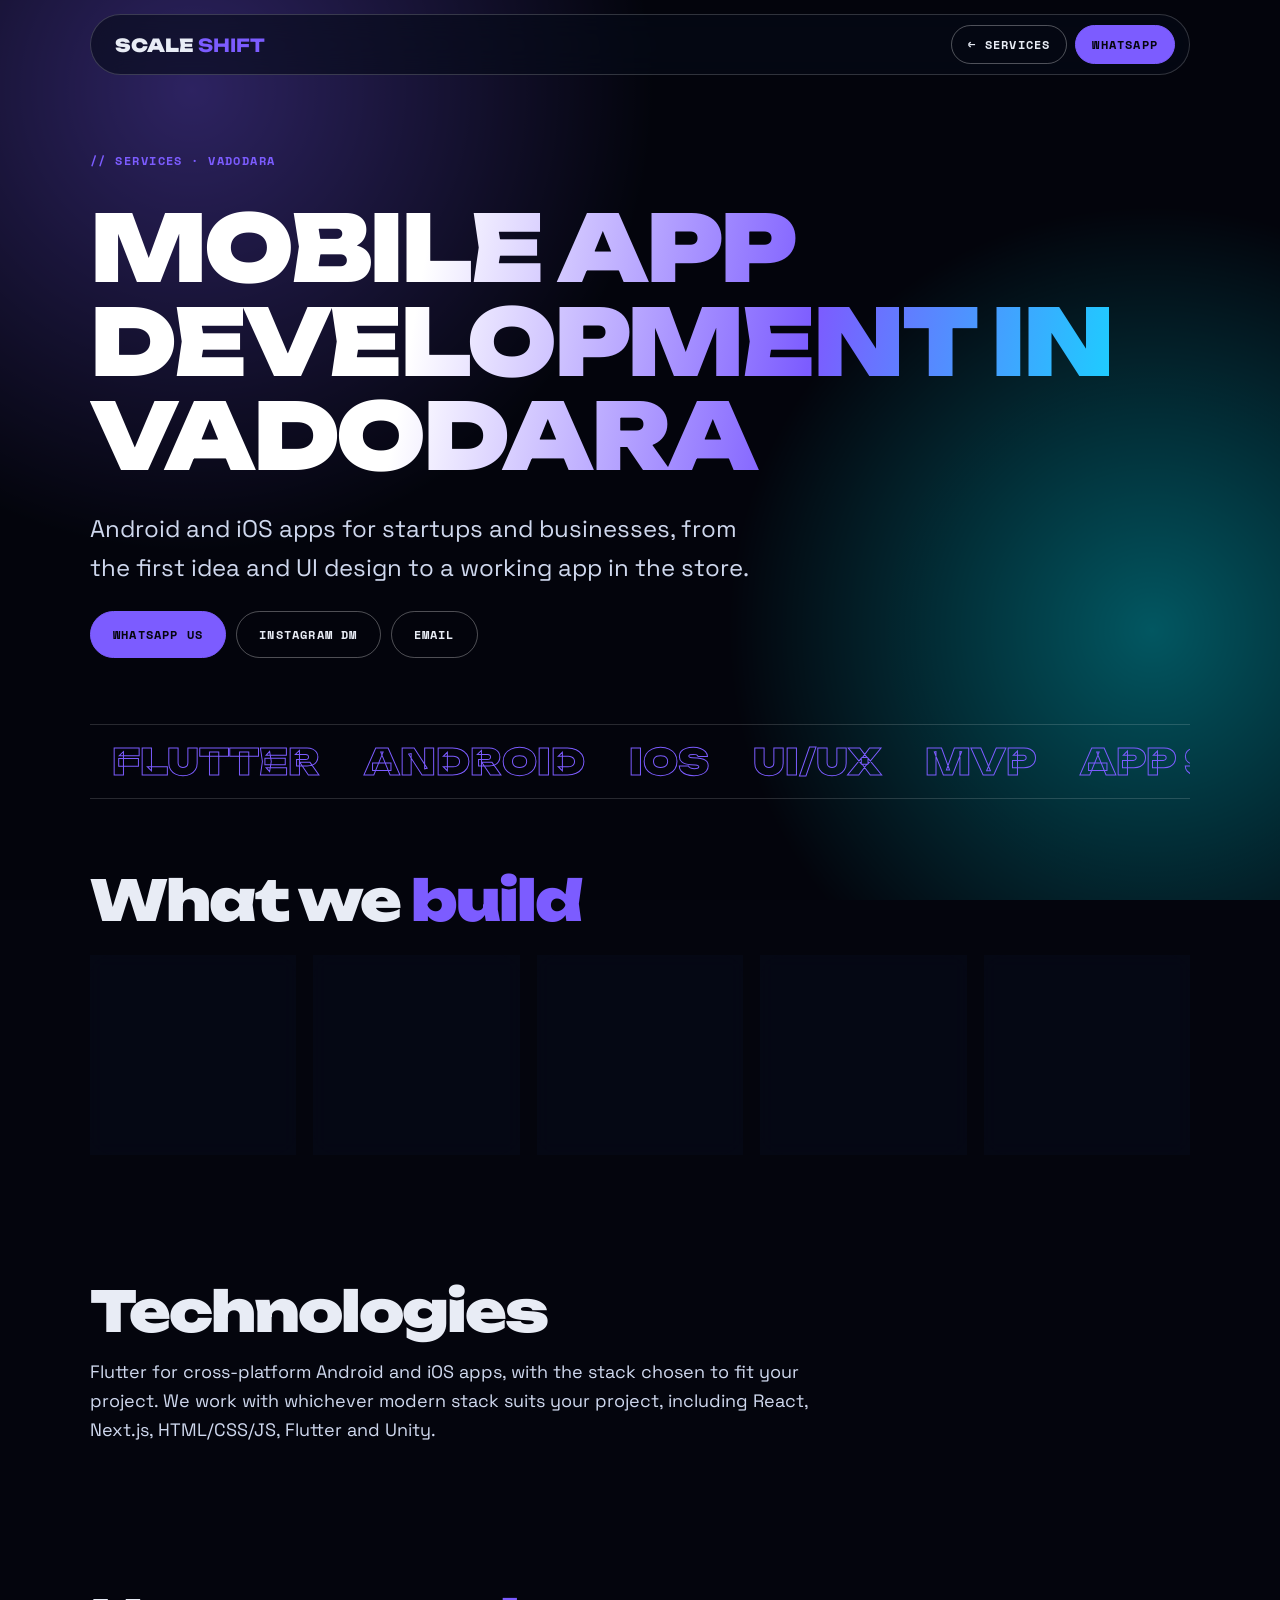
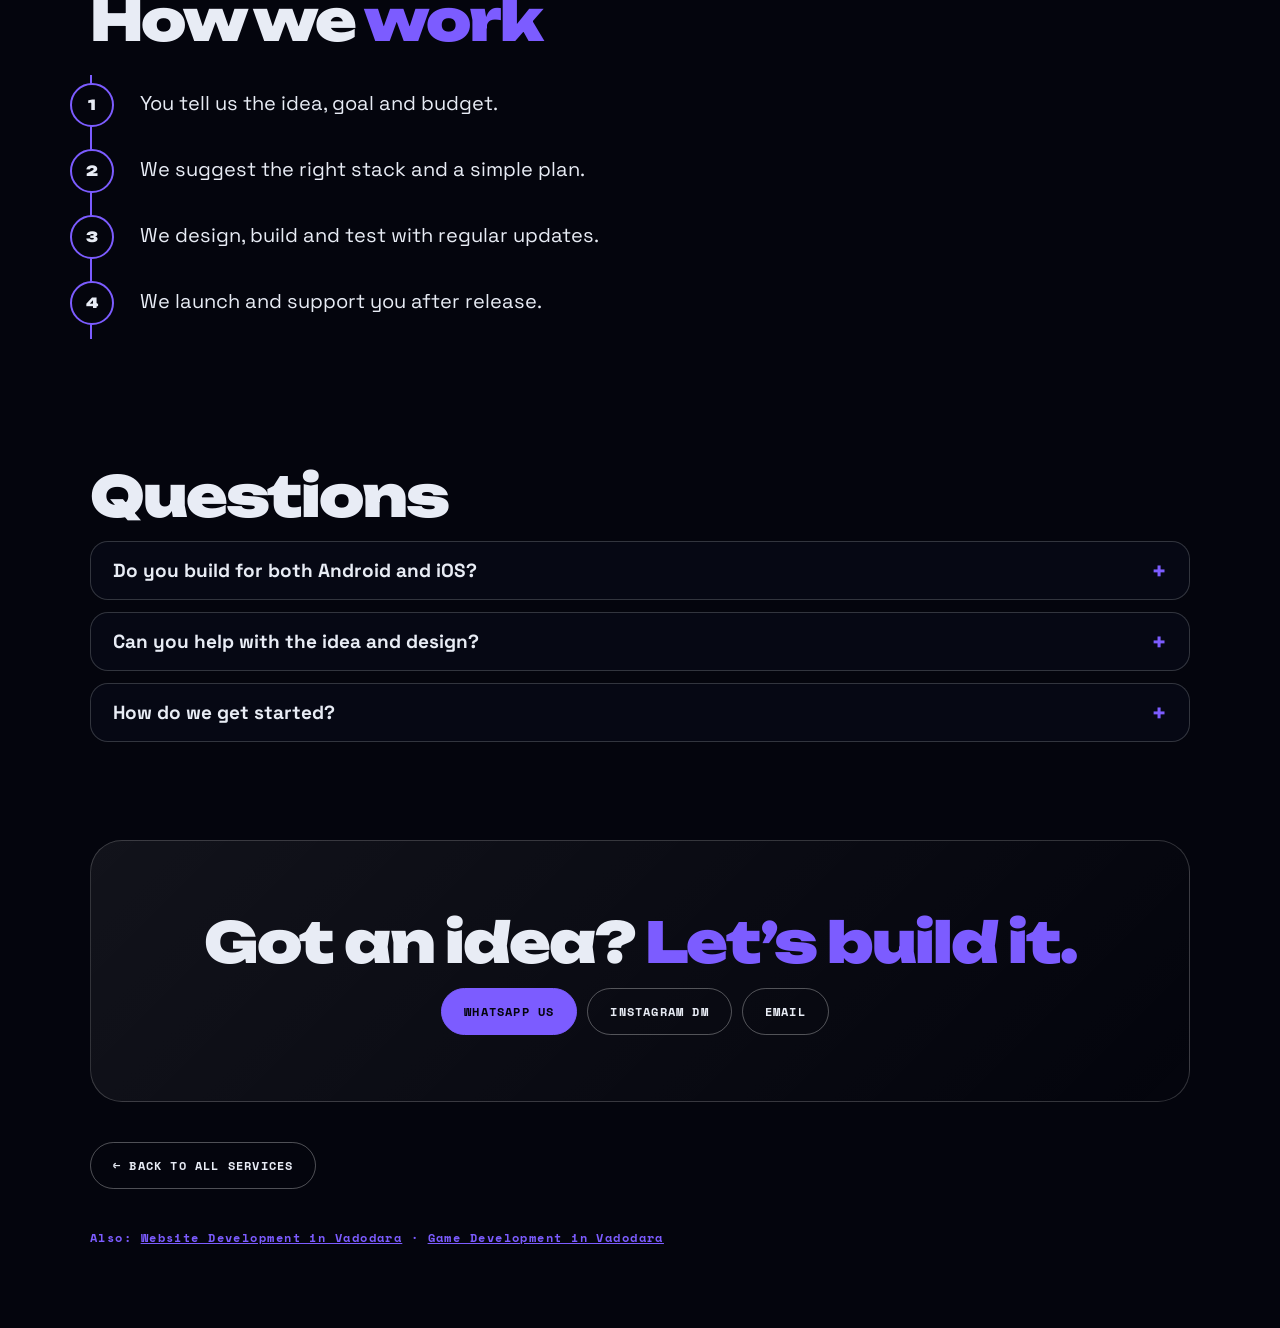
<file: services/app-development-vadodara/index.html>
<!doctype html>
<html lang="en"><head><meta charset="utf-8"><meta name="viewport" content="width=device-width,initial-scale=1">
<title>Mobile App Development in Vadodara | Scale Shift Studio</title>
<meta name="description" content="Scale Shift Studio builds Android and iOS mobile apps in Vadodara, Gujarat, from idea and UI design to launch on the app stores.">
<link rel="canonical" href="https://scaleshift.studio/services/app-development-vadodara/">
<meta name="robots" content="index,follow,max-image-preview:large"><meta name="theme-color" content="#04050d">
<meta property="og:type" content="website"><meta property="og:site_name" content="Scale Shift Studio"><meta property="og:title" content="Mobile App Development in Vadodara | Scale Shift Studio"><meta property="og:description" content="Scale Shift Studio builds Android and iOS mobile apps in Vadodara, Gujarat, from idea and UI design to launch on the app stores."><meta property="og:url" content="https://scaleshift.studio/services/app-development-vadodara/"><meta property="og:image" content="https://scaleshift.studio/og-image.png"><meta name="twitter:card" content="summary_large_image">
<link rel="icon" href="/favicon.ico" sizes="any"><link rel="icon" type="image/png" sizes="48x48" href="/favicon-48x48.png"><link rel="icon" type="image/png" sizes="96x96" href="/favicon-96x96.png"><link rel="icon" type="image/png" sizes="192x192" href="/favicon-192x192.png"><link rel="apple-touch-icon" href="/apple-touch-icon.png">
<link rel="stylesheet" href="https://fonts.googleapis.com/css2?family=Unbounded:wght@600;900&family=Space+Grotesk:wght@400;500;700&family=Space+Mono:wght@700&display=swap"><link rel="stylesheet" href="/services/services.css">
<script type="application/ld+json">{"@context": "https://schema.org", "@graph": [{"@type": "Service", "name": "Mobile App Development in Vadodara", "serviceType": "Mobile App Development in Vadodara", "url": "https://scaleshift.studio/services/app-development-vadodara/", "description": "Scale Shift Studio builds Android and iOS mobile apps in Vadodara, Gujarat, from idea and UI design to launch on the app stores.", "provider": {"@type": "Organization", "name": "Scale Shift Studio", "url": "https://scaleshift.studio/"}, "areaServed": [{"@type": "City", "name": "Vadodara"}, {"@type": "Country", "name": "India"}]}, {"@type": "BreadcrumbList", "itemListElement": [{"@type": "ListItem", "position": 1, "name": "Scale Shift Studio", "item": "https://scaleshift.studio/"}, {"@type": "ListItem", "position": 2, "name": "Mobile App Development in Vadodara", "item": "https://scaleshift.studio/services/app-development-vadodara/"}]}, {"@type": "FAQPage", "mainEntity": [{"@type": "Question", "name": "Do you build for both Android and iOS?", "acceptedAnswer": {"@type": "Answer", "text": "Yes. We can build for both platforms from a single codebase."}}, {"@type": "Question", "name": "Can you help with the idea and design?", "acceptedAnswer": {"@type": "Answer", "text": "Yes. We help shape the idea, design the screens and then build the app."}}, {"@type": "Question", "name": "How do we get started?", "acceptedAnswer": {"@type": "Answer", "text": "Message us on WhatsApp or email with a short description of your idea and we will reply with next steps."}}]}]}</script>
</head><body style="--c1:#7c5cff;--c2:#00f0ff"><div class="bg"></div>
<header class="top"><a href="/" class="logo">SCALE <b>SHIFT</b></a><span class="hr"><a class="b" href="/#services">&larr; Services</a><a class="b p" href="https://wa.me/919313070349" rel="noopener">WhatsApp</a></span></header>
<main><section class="hero"><span class="m">// SERVICES &middot; VADODARA</span><h1 class="rv">Mobile App Development in Vadodara</h1><p class="lead rv">Android and iOS apps for startups and businesses, from the first idea and UI design to a working app in the store.</p><div class="cta rv"><a class="b p" href="https://wa.me/919313070349" rel="noopener">WhatsApp us</a><a class="b" href="https://instagram.com/scaleshift.studio" rel="noopener">Instagram DM</a><a class="b" href="mailto:hello@scaleshift.studio">Email</a></div></section>
<div class="mq" aria-hidden="true"><div><span>Flutter</span><span>Android</span><span>iOS</span><span>UI/UX</span><span>MVP</span><span>App Store</span><span>Play Store</span><span>Flutter</span><span>Android</span><span>iOS</span><span>UI/UX</span><span>MVP</span><span>App Store</span><span>Play Store</span></div></div>
<section><h2 class="rv">What we <em>build</em></h2><div class="grid"><div class="cd rv"><i>01</i><p>Android and iOS apps from one codebase</p></div><div class="cd rv"><i>02</i><p>UI/UX design for apps</p></div><div class="cd rv"><i>03</i><p>MVPs for startups</p></div><div class="cd rv"><i>04</i><p>Business and utility apps</p></div><div class="cd rv"><i>05</i><p>Store listing and launch support</p></div></div></section>
<section><h2 class="rv">Technologies</h2><p class="rv sub">Flutter for cross-platform Android and iOS apps, with the stack chosen to fit your project. We work with whichever modern stack suits your project, including React, Next.js, HTML/CSS/JS, Flutter and Unity.</p></section>
<section><h2 class="rv">How we <em>work</em></h2><ol class="steps"><li class="rv">You tell us the idea, goal and budget.</li><li class="rv">We suggest the right stack and a simple plan.</li><li class="rv">We design, build and test with regular updates.</li><li class="rv">We launch and support you after release.</li></ol></section>
<section><h2 class="rv">Questions</h2><details class="rv"><summary>Do you build for both Android and iOS?</summary><p>Yes. We can build for both platforms from a single codebase.</p></details><details class="rv"><summary>Can you help with the idea and design?</summary><p>Yes. We help shape the idea, design the screens and then build the app.</p></details><details class="rv"><summary>How do we get started?</summary><p>Message us on WhatsApp or email with a short description of your idea and we will reply with next steps.</p></details></section>
<section class="end rv"><h2>Got an idea? <em>Let&rsquo;s build it.</em></h2><div class="cta"><a class="b p" href="https://wa.me/919313070349" rel="noopener">WhatsApp us</a><a class="b" href="https://instagram.com/scaleshift.studio" rel="noopener">Instagram DM</a><a class="b" href="mailto:hello@scaleshift.studio">Email</a></div></section>
<p class="bk"><a class="b" href="/#services">&larr; Back to all services</a></p><p class="m also">Also: <a href="/services/web-development-vadodara/">Website Development in Vadodara</a> &middot; <a href="/services/game-development-vadodara/">Game Development in Vadodara</a></p></main><script src="/services/services.js" defer></script></body></html>
</file>
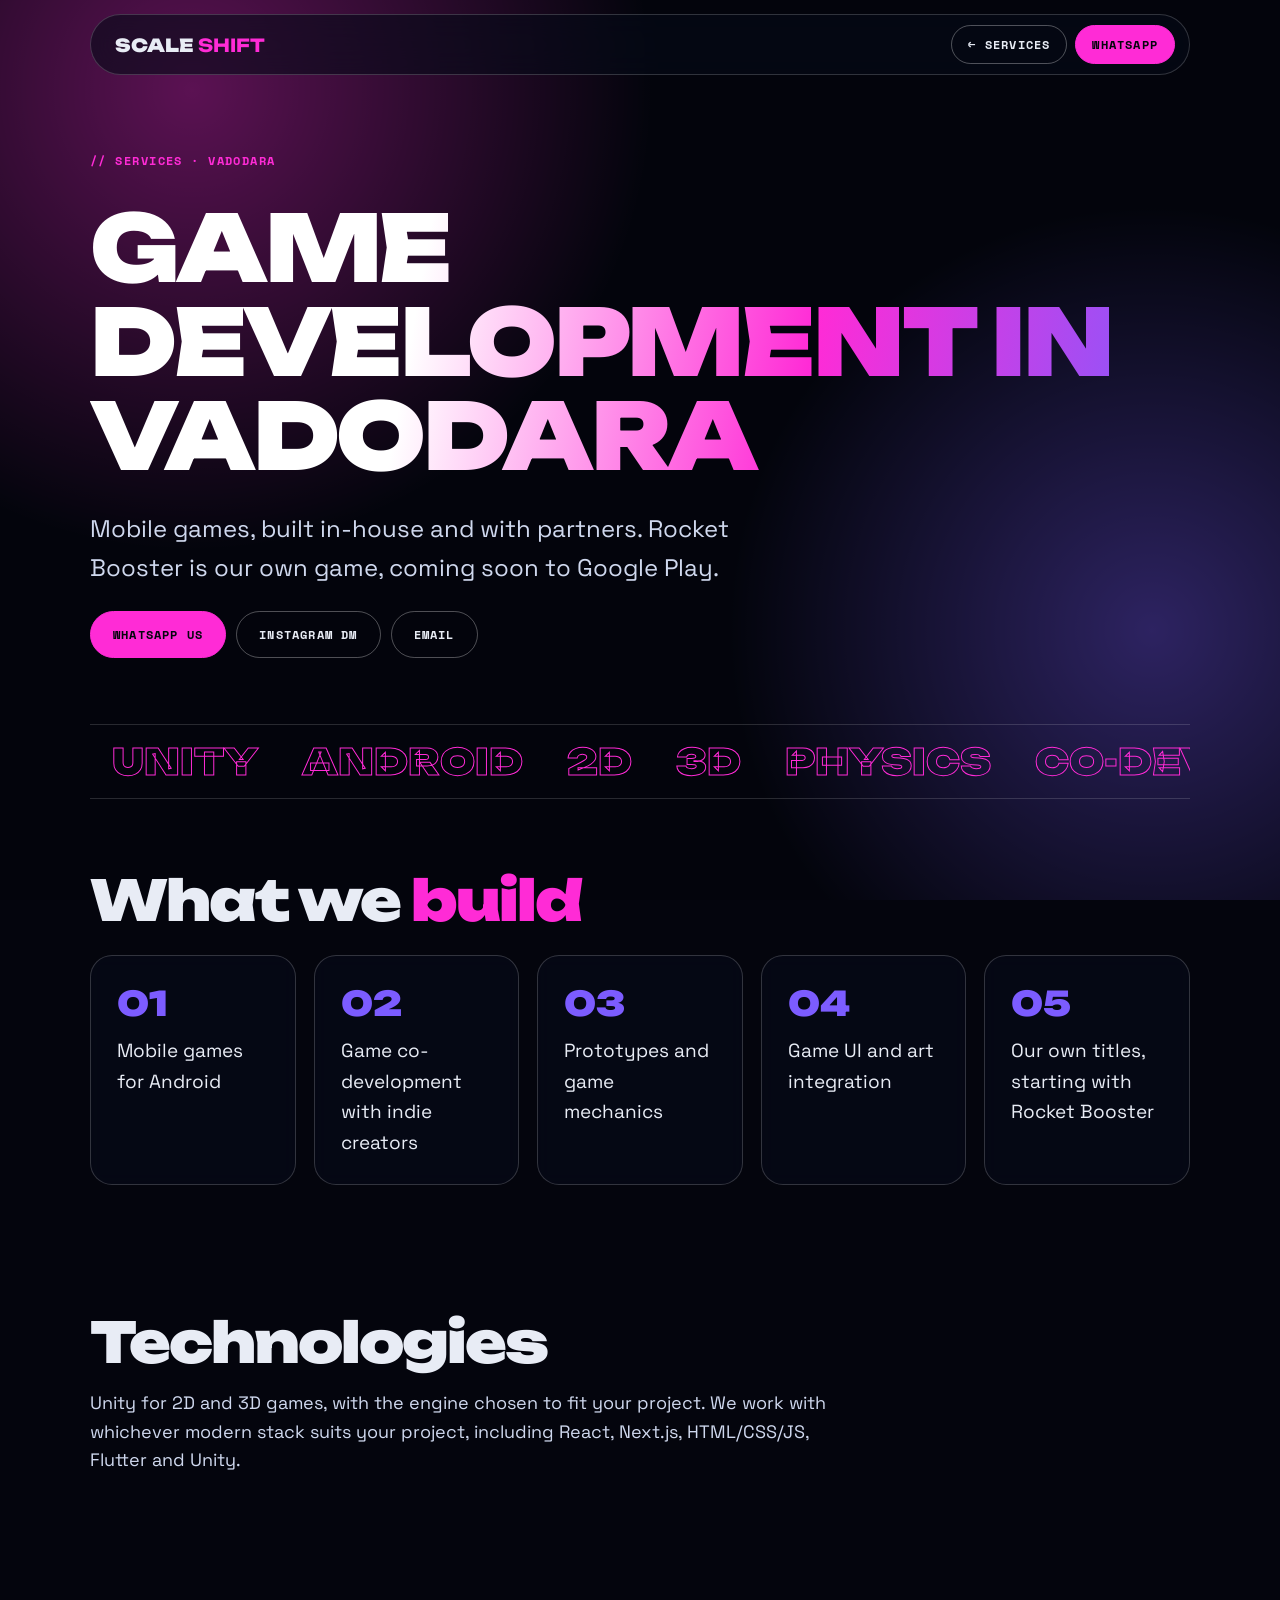
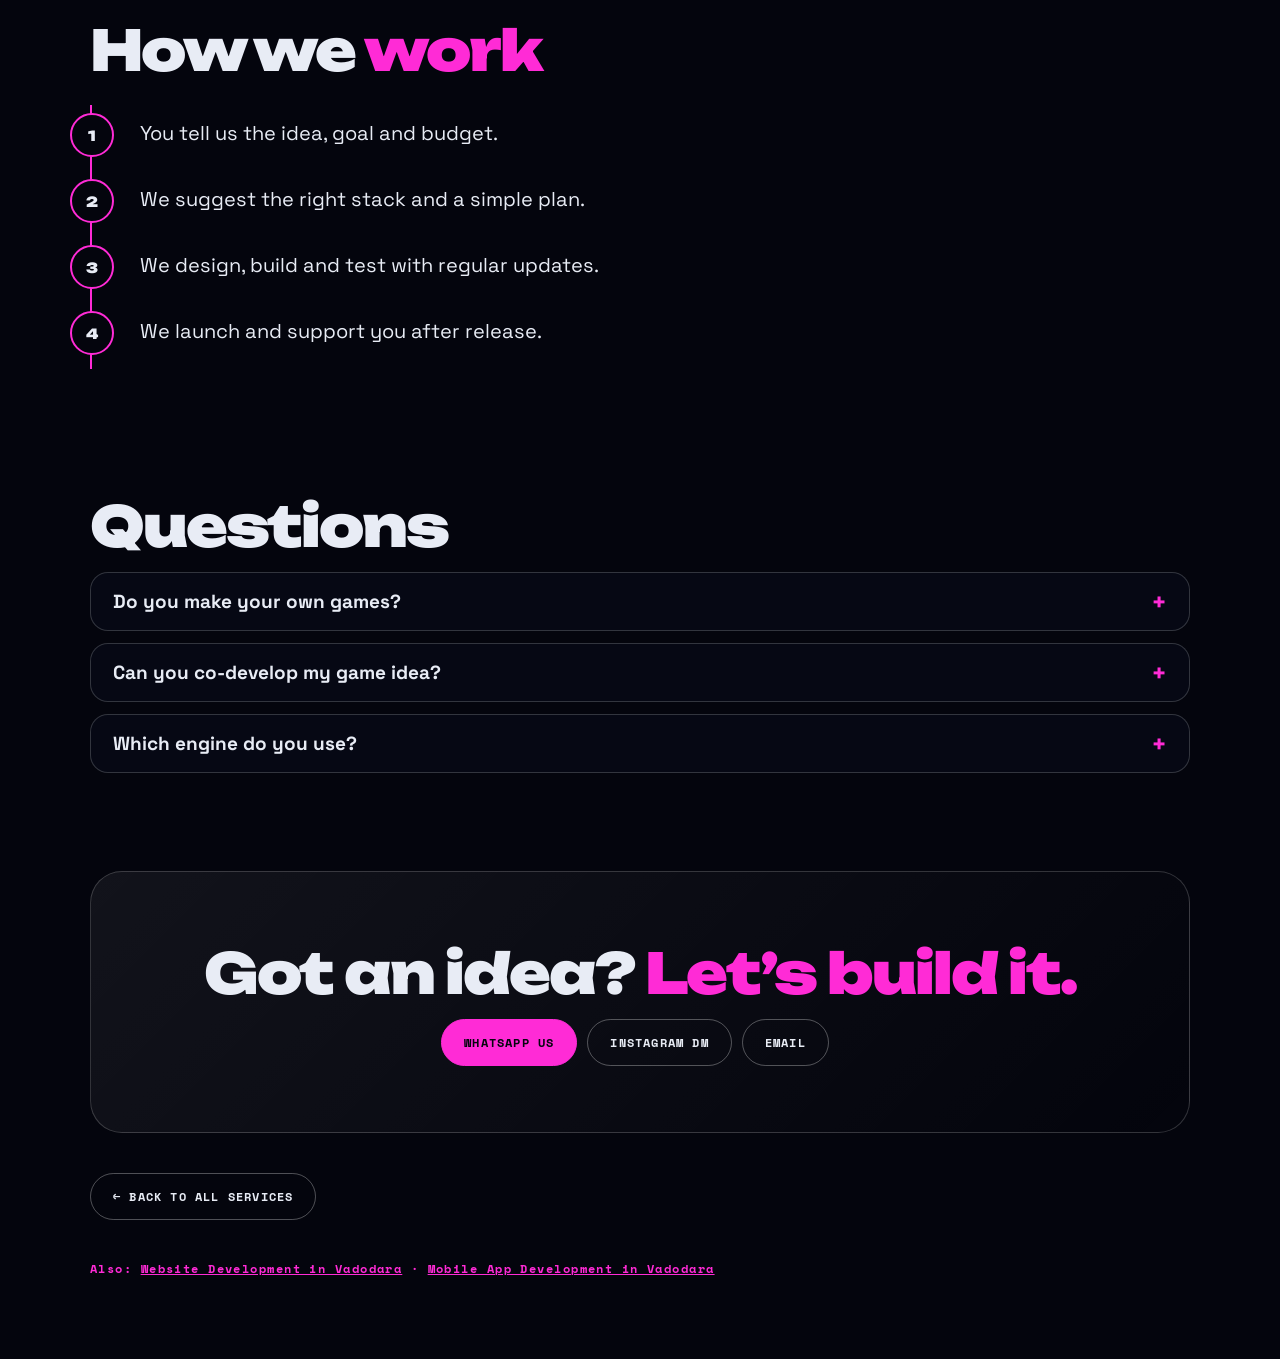
<file: services/game-development-vadodara/index.html>
<!doctype html>
<html lang="en"><head><meta charset="utf-8"><meta name="viewport" content="width=device-width,initial-scale=1">
<title>Game Development in Vadodara | Scale Shift Studio</title>
<meta name="description" content="Scale Shift Studio is a game development studio in Vadodara, Gujarat. We build mobile games and co-develop games with other creators.">
<link rel="canonical" href="https://scaleshift.studio/services/game-development-vadodara/">
<meta name="robots" content="index,follow,max-image-preview:large"><meta name="theme-color" content="#04050d">
<meta property="og:type" content="website"><meta property="og:site_name" content="Scale Shift Studio"><meta property="og:title" content="Game Development in Vadodara | Scale Shift Studio"><meta property="og:description" content="Scale Shift Studio is a game development studio in Vadodara, Gujarat. We build mobile games and co-develop games with other creators."><meta property="og:url" content="https://scaleshift.studio/services/game-development-vadodara/"><meta property="og:image" content="https://scaleshift.studio/og-image.png"><meta name="twitter:card" content="summary_large_image">
<link rel="icon" href="/favicon.ico" sizes="any"><link rel="icon" type="image/png" sizes="48x48" href="/favicon-48x48.png"><link rel="icon" type="image/png" sizes="96x96" href="/favicon-96x96.png"><link rel="icon" type="image/png" sizes="192x192" href="/favicon-192x192.png"><link rel="apple-touch-icon" href="/apple-touch-icon.png">
<link rel="stylesheet" href="https://fonts.googleapis.com/css2?family=Unbounded:wght@600;900&family=Space+Grotesk:wght@400;500;700&family=Space+Mono:wght@700&display=swap"><link rel="stylesheet" href="/services/services.css">
<script type="application/ld+json">{"@context": "https://schema.org", "@graph": [{"@type": "Service", "name": "Game Development in Vadodara", "serviceType": "Game Development in Vadodara", "url": "https://scaleshift.studio/services/game-development-vadodara/", "description": "Scale Shift Studio is a game development studio in Vadodara, Gujarat. We build mobile games and co-develop games with other creators.", "provider": {"@type": "Organization", "name": "Scale Shift Studio", "url": "https://scaleshift.studio/"}, "areaServed": [{"@type": "City", "name": "Vadodara"}, {"@type": "Country", "name": "India"}]}, {"@type": "BreadcrumbList", "itemListElement": [{"@type": "ListItem", "position": 1, "name": "Scale Shift Studio", "item": "https://scaleshift.studio/"}, {"@type": "ListItem", "position": 2, "name": "Game Development in Vadodara", "item": "https://scaleshift.studio/services/game-development-vadodara/"}]}, {"@type": "FAQPage", "mainEntity": [{"@type": "Question", "name": "Do you make your own games?", "acceptedAnswer": {"@type": "Answer", "text": "Yes. Our first game is Rocket Booster, coming soon to Google Play."}}, {"@type": "Question", "name": "Can you co-develop my game idea?", "acceptedAnswer": {"@type": "Answer", "text": "Yes. We work with creators on prototypes and full builds. Tell us your idea and platform."}}, {"@type": "Question", "name": "Which engine do you use?", "acceptedAnswer": {"@type": "Answer", "text": "We use Unity for most games and choose the engine that suits the project."}}]}]}</script>
</head><body style="--c1:#ff2bd6;--c2:#7c5cff"><div class="bg"></div>
<header class="top"><a href="/" class="logo">SCALE <b>SHIFT</b></a><span class="hr"><a class="b" href="/#services">&larr; Services</a><a class="b p" href="https://wa.me/919313070349" rel="noopener">WhatsApp</a></span></header>
<main><section class="hero"><span class="m">// SERVICES &middot; VADODARA</span><h1 class="rv">Game Development in Vadodara</h1><p class="lead rv">Mobile games, built in-house and with partners. Rocket Booster is our own game, coming soon to Google Play.</p><div class="cta rv"><a class="b p" href="https://wa.me/919313070349" rel="noopener">WhatsApp us</a><a class="b" href="https://instagram.com/scaleshift.studio" rel="noopener">Instagram DM</a><a class="b" href="mailto:hello@scaleshift.studio">Email</a></div></section>
<div class="mq" aria-hidden="true"><div><span>Unity</span><span>Android</span><span>2D</span><span>3D</span><span>Physics</span><span>Co-dev</span><span>Rocket Booster</span><span>Unity</span><span>Android</span><span>2D</span><span>3D</span><span>Physics</span><span>Co-dev</span><span>Rocket Booster</span></div></div>
<section><h2 class="rv">What we <em>build</em></h2><div class="grid"><div class="cd rv"><i>01</i><p>Mobile games for Android</p></div><div class="cd rv"><i>02</i><p>Game co-development with indie creators</p></div><div class="cd rv"><i>03</i><p>Prototypes and game mechanics</p></div><div class="cd rv"><i>04</i><p>Game UI and art integration</p></div><div class="cd rv"><i>05</i><p>Our own titles, starting with Rocket Booster</p></div></div></section>
<section><h2 class="rv">Technologies</h2><p class="rv sub">Unity for 2D and 3D games, with the engine chosen to fit your project. We work with whichever modern stack suits your project, including React, Next.js, HTML/CSS/JS, Flutter and Unity.</p></section>
<section><h2 class="rv">How we <em>work</em></h2><ol class="steps"><li class="rv">You tell us the idea, goal and budget.</li><li class="rv">We suggest the right stack and a simple plan.</li><li class="rv">We design, build and test with regular updates.</li><li class="rv">We launch and support you after release.</li></ol></section>
<section><h2 class="rv">Questions</h2><details class="rv"><summary>Do you make your own games?</summary><p>Yes. Our first game is Rocket Booster, coming soon to Google Play.</p></details><details class="rv"><summary>Can you co-develop my game idea?</summary><p>Yes. We work with creators on prototypes and full builds. Tell us your idea and platform.</p></details><details class="rv"><summary>Which engine do you use?</summary><p>We use Unity for most games and choose the engine that suits the project.</p></details></section>
<section class="end rv"><h2>Got an idea? <em>Let&rsquo;s build it.</em></h2><div class="cta"><a class="b p" href="https://wa.me/919313070349" rel="noopener">WhatsApp us</a><a class="b" href="https://instagram.com/scaleshift.studio" rel="noopener">Instagram DM</a><a class="b" href="mailto:hello@scaleshift.studio">Email</a></div></section>
<p class="bk"><a class="b" href="/#services">&larr; Back to all services</a></p><p class="m also">Also: <a href="/services/web-development-vadodara/">Website Development in Vadodara</a> &middot; <a href="/services/app-development-vadodara/">Mobile App Development in Vadodara</a></p></main><script src="/services/services.js" defer></script></body></html>
</file>
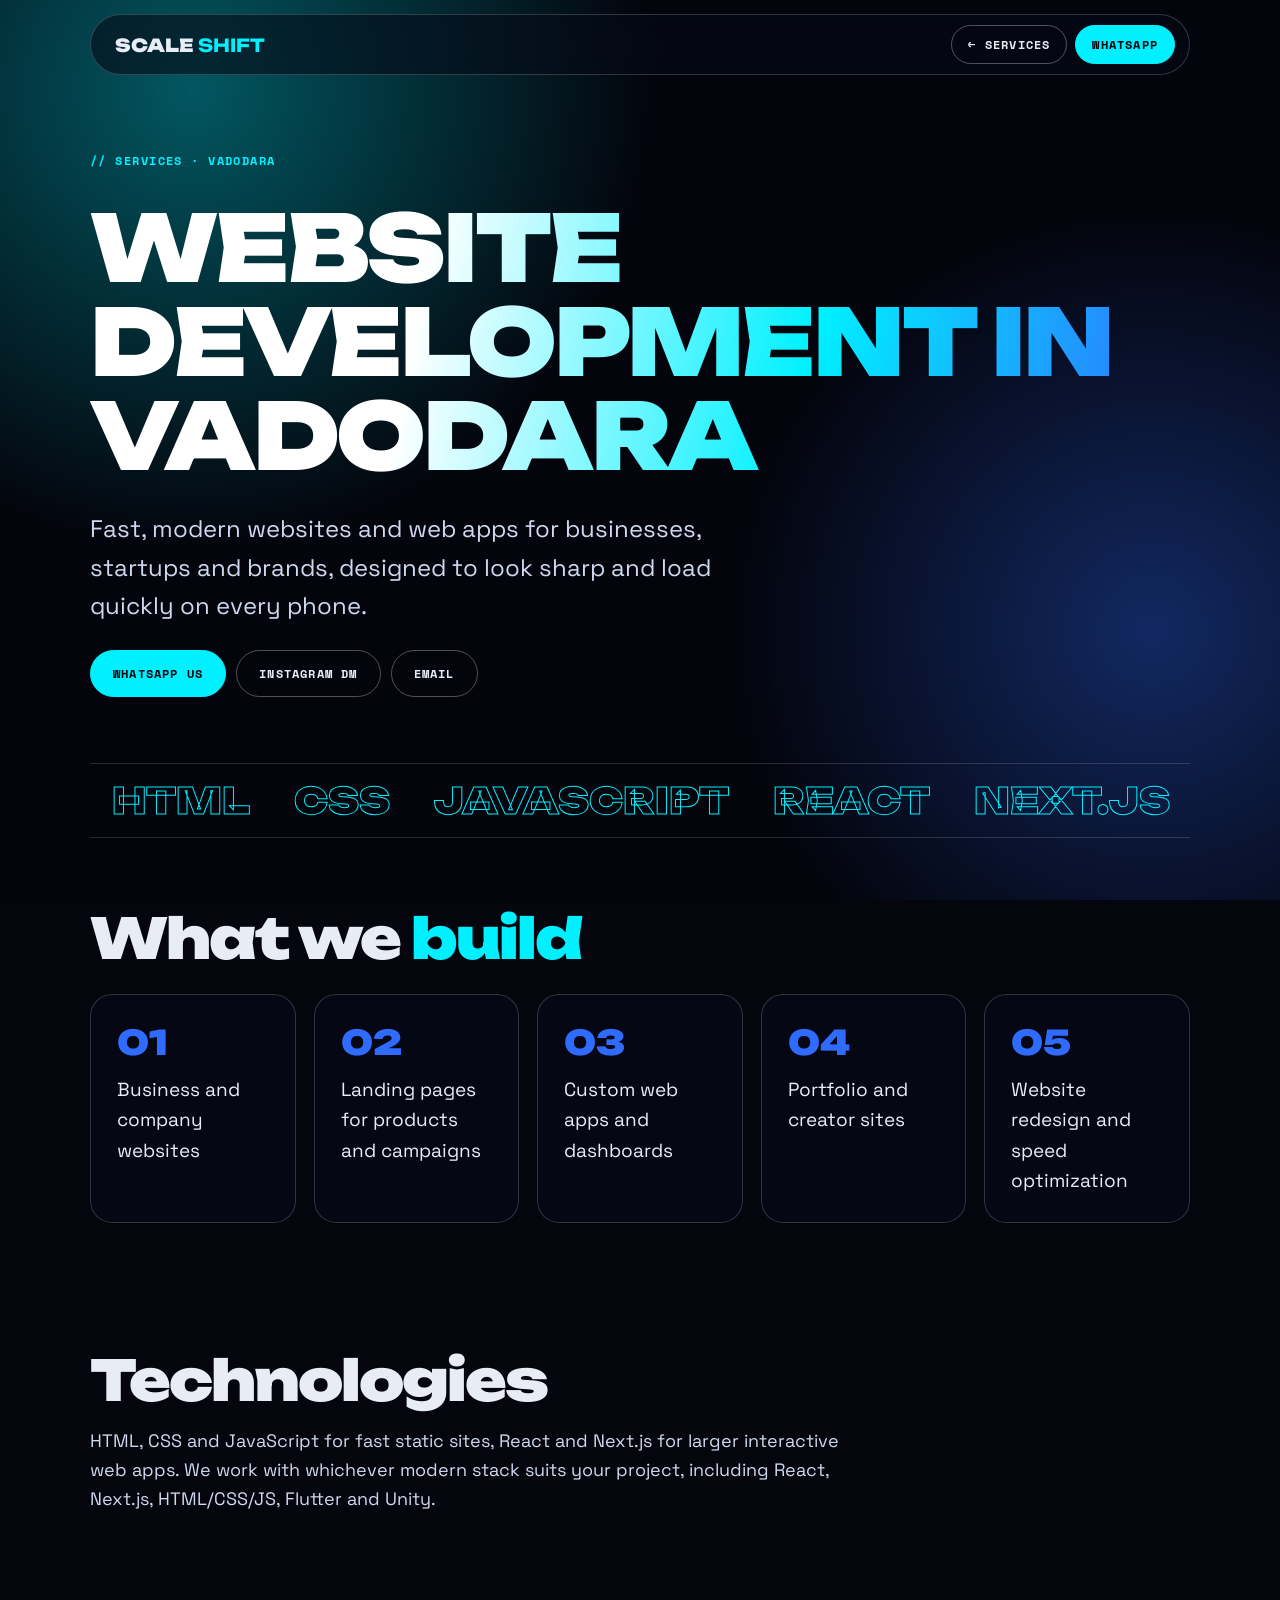
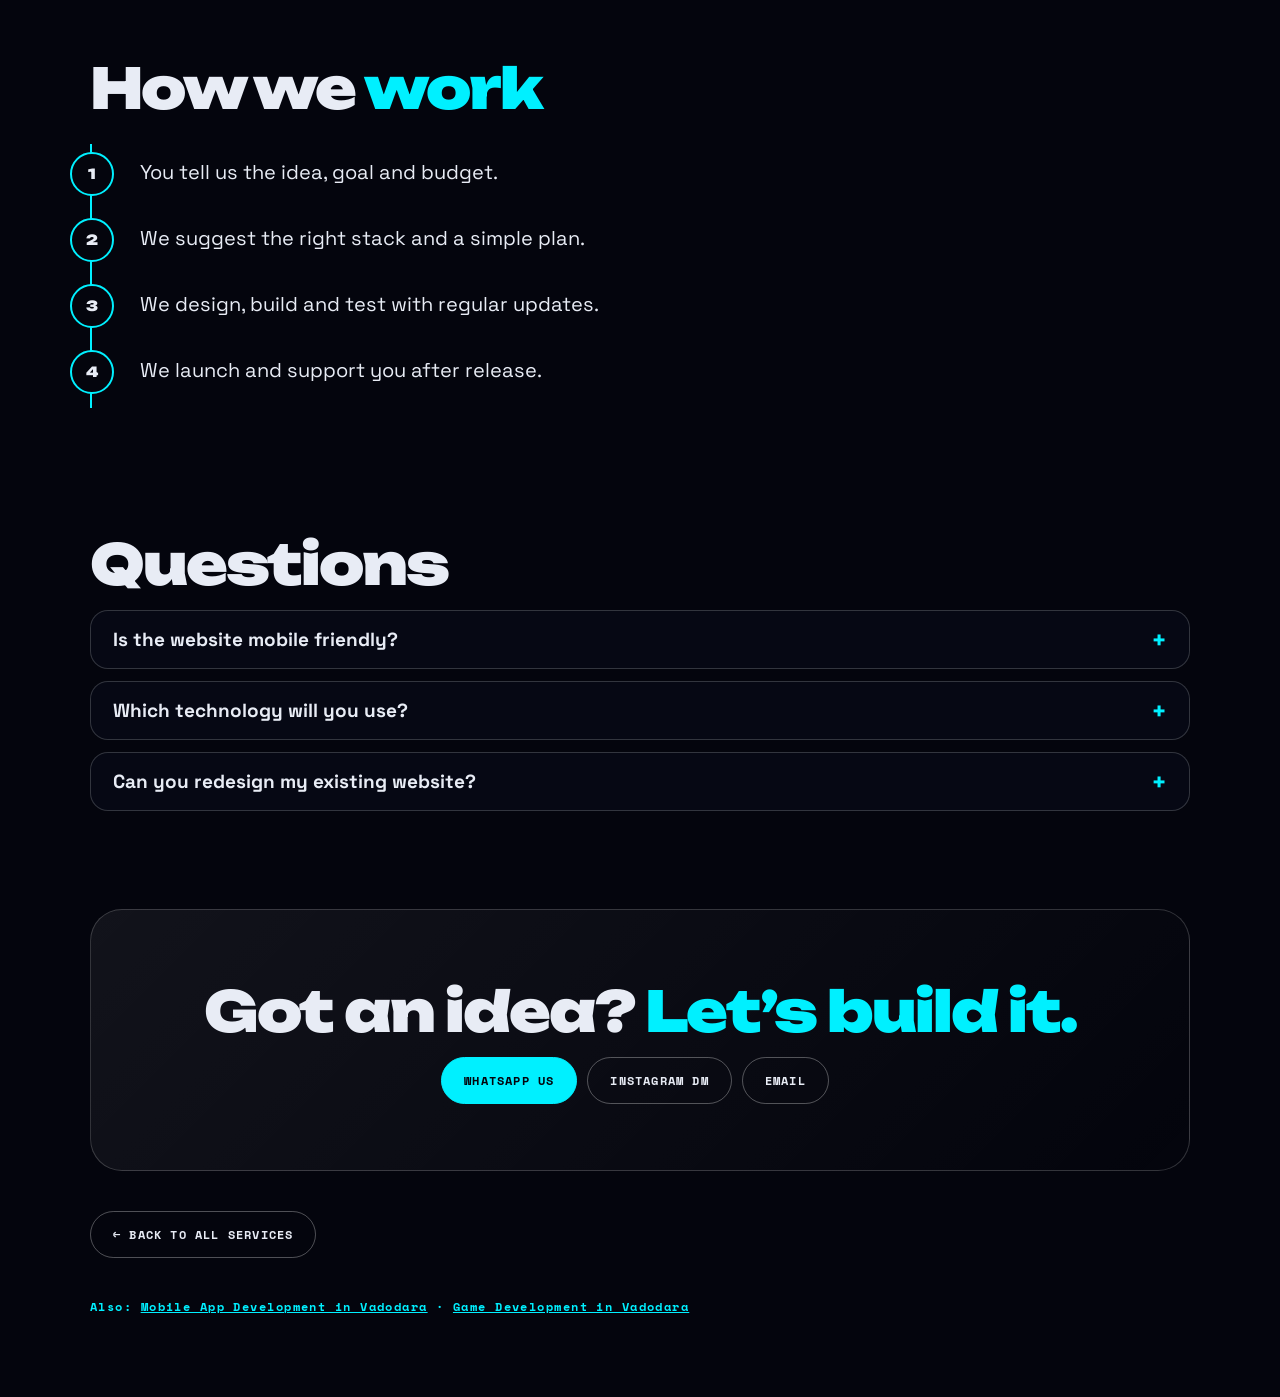
<file: services/web-development-vadodara/index.html>
<!doctype html>
<html lang="en"><head><meta charset="utf-8"><meta name="viewport" content="width=device-width,initial-scale=1">
<title>Website Development in Vadodara | Scale Shift Studio</title>
<meta name="description" content="Scale Shift Studio builds fast, modern business websites and web apps in Vadodara, Gujarat. Landing pages, company sites and custom web platforms.">
<link rel="canonical" href="https://scaleshift.studio/services/web-development-vadodara/">
<meta name="robots" content="index,follow,max-image-preview:large"><meta name="theme-color" content="#04050d">
<meta property="og:type" content="website"><meta property="og:site_name" content="Scale Shift Studio"><meta property="og:title" content="Website Development in Vadodara | Scale Shift Studio"><meta property="og:description" content="Scale Shift Studio builds fast, modern business websites and web apps in Vadodara, Gujarat. Landing pages, company sites and custom web platforms."><meta property="og:url" content="https://scaleshift.studio/services/web-development-vadodara/"><meta property="og:image" content="https://scaleshift.studio/og-image.png"><meta name="twitter:card" content="summary_large_image">
<link rel="icon" href="/favicon.ico" sizes="any"><link rel="icon" type="image/png" sizes="48x48" href="/favicon-48x48.png"><link rel="icon" type="image/png" sizes="96x96" href="/favicon-96x96.png"><link rel="icon" type="image/png" sizes="192x192" href="/favicon-192x192.png"><link rel="apple-touch-icon" href="/apple-touch-icon.png">
<link rel="stylesheet" href="https://fonts.googleapis.com/css2?family=Unbounded:wght@600;900&family=Space+Grotesk:wght@400;500;700&family=Space+Mono:wght@700&display=swap"><link rel="stylesheet" href="/services/services.css">
<script type="application/ld+json">{"@context": "https://schema.org", "@graph": [{"@type": "Service", "name": "Website Development in Vadodara", "serviceType": "Website Development in Vadodara", "url": "https://scaleshift.studio/services/web-development-vadodara/", "description": "Scale Shift Studio builds fast, modern business websites and web apps in Vadodara, Gujarat. Landing pages, company sites and custom web platforms.", "provider": {"@type": "Organization", "name": "Scale Shift Studio", "url": "https://scaleshift.studio/"}, "areaServed": [{"@type": "City", "name": "Vadodara"}, {"@type": "Country", "name": "India"}]}, {"@type": "BreadcrumbList", "itemListElement": [{"@type": "ListItem", "position": 1, "name": "Scale Shift Studio", "item": "https://scaleshift.studio/"}, {"@type": "ListItem", "position": 2, "name": "Website Development in Vadodara", "item": "https://scaleshift.studio/services/web-development-vadodara/"}]}, {"@type": "FAQPage", "mainEntity": [{"@type": "Question", "name": "Is the website mobile friendly?", "acceptedAnswer": {"@type": "Answer", "text": "Yes. Every site we build is responsive and tested on phones first."}}, {"@type": "Question", "name": "Which technology will you use?", "acceptedAnswer": {"@type": "Answer", "text": "We pick the stack that fits your project and budget, for example HTML/CSS/JS for simple sites or React and Next.js for bigger apps. We explain the choice before we start."}}, {"@type": "Question", "name": "Can you redesign my existing website?", "acceptedAnswer": {"@type": "Answer", "text": "Yes. We can redesign and speed up an existing site or rebuild it from scratch."}}]}]}</script>
</head><body style="--c1:#00f0ff;--c2:#2f6bff"><div class="bg"></div>
<header class="top"><a href="/" class="logo">SCALE <b>SHIFT</b></a><span class="hr"><a class="b" href="/#services">&larr; Services</a><a class="b p" href="https://wa.me/919313070349" rel="noopener">WhatsApp</a></span></header>
<main><section class="hero"><span class="m">// SERVICES &middot; VADODARA</span><h1 class="rv">Website Development in Vadodara</h1><p class="lead rv">Fast, modern websites and web apps for businesses, startups and brands, designed to look sharp and load quickly on every phone.</p><div class="cta rv"><a class="b p" href="https://wa.me/919313070349" rel="noopener">WhatsApp us</a><a class="b" href="https://instagram.com/scaleshift.studio" rel="noopener">Instagram DM</a><a class="b" href="mailto:hello@scaleshift.studio">Email</a></div></section>
<div class="mq" aria-hidden="true"><div><span>HTML</span><span>CSS</span><span>JavaScript</span><span>React</span><span>Next.js</span><span>Responsive</span><span>SEO-ready</span><span>HTML</span><span>CSS</span><span>JavaScript</span><span>React</span><span>Next.js</span><span>Responsive</span><span>SEO-ready</span></div></div>
<section><h2 class="rv">What we <em>build</em></h2><div class="grid"><div class="cd rv"><i>01</i><p>Business and company websites</p></div><div class="cd rv"><i>02</i><p>Landing pages for products and campaigns</p></div><div class="cd rv"><i>03</i><p>Custom web apps and dashboards</p></div><div class="cd rv"><i>04</i><p>Portfolio and creator sites</p></div><div class="cd rv"><i>05</i><p>Website redesign and speed optimization</p></div></div></section>
<section><h2 class="rv">Technologies</h2><p class="rv sub">HTML, CSS and JavaScript for fast static sites, React and Next.js for larger interactive web apps. We work with whichever modern stack suits your project, including React, Next.js, HTML/CSS/JS, Flutter and Unity.</p></section>
<section><h2 class="rv">How we <em>work</em></h2><ol class="steps"><li class="rv">You tell us the idea, goal and budget.</li><li class="rv">We suggest the right stack and a simple plan.</li><li class="rv">We design, build and test with regular updates.</li><li class="rv">We launch and support you after release.</li></ol></section>
<section><h2 class="rv">Questions</h2><details class="rv"><summary>Is the website mobile friendly?</summary><p>Yes. Every site we build is responsive and tested on phones first.</p></details><details class="rv"><summary>Which technology will you use?</summary><p>We pick the stack that fits your project and budget, for example HTML/CSS/JS for simple sites or React and Next.js for bigger apps. We explain the choice before we start.</p></details><details class="rv"><summary>Can you redesign my existing website?</summary><p>Yes. We can redesign and speed up an existing site or rebuild it from scratch.</p></details></section>
<section class="end rv"><h2>Got an idea? <em>Let&rsquo;s build it.</em></h2><div class="cta"><a class="b p" href="https://wa.me/919313070349" rel="noopener">WhatsApp us</a><a class="b" href="https://instagram.com/scaleshift.studio" rel="noopener">Instagram DM</a><a class="b" href="mailto:hello@scaleshift.studio">Email</a></div></section>
<p class="bk"><a class="b" href="/#services">&larr; Back to all services</a></p><p class="m also">Also: <a href="/services/app-development-vadodara/">Mobile App Development in Vadodara</a> &middot; <a href="/services/game-development-vadodara/">Game Development in Vadodara</a></p></main><script src="/services/services.js" defer></script></body></html>
</file>
<file: styles.css>
@property --ang {
  syntax: "<angle>";
  inherits: false;
  initial-value: 0deg;
}
:root {
  --bg: #04050d;
  --fg: #f2f6ff;
  --mut: #cfd8ee;
  --a: #00f0ff;
  --bd: rgba(255, 255, 255, 0.2);
  --cd: rgba(5, 7, 18, 0.5);
  box-sizing: border-box;
  padding-top: env(safe-area-inset-top, 0px);
  padding-bottom: env(safe-area-inset-bottom, 0px);
}
@media (prefers-color-scheme: dark) {
  :root:not([data-theme="light"]) {
    --bg: #04050d;
  }
}
:root[data-theme="dark"] {
  --bg: #04050d;
}
* {
  box-sizing: border-box;
}
html {
  scroll-padding-top: env(safe-area-inset-top, 0px);
}
html.lenis,
html.lenis body {
  height: auto;
}
body {
  margin: 0;
  background: var(--bg);
  color: var(--fg);
  font:
    400 19px/1.5 "Space Grotesk",
    system-ui,
    sans-serif;
  overflow-x: hidden;
}
h1,
h2,
h3 {
  font-family: Unbounded, system-ui, sans-serif;
  font-weight: 900;
  margin: 0;
  letter-spacing: -0.035em;
  line-height: 1.02;
}
.m {
  font:
    700 12px "Space Mono",
    monospace;
  letter-spacing: 0.1em;
}
#gl {
  position: fixed;
  inset: 0;
  width: 100%;
  height: 100%;
  z-index: 0;
}
.vg {
  position: fixed;
  inset: 0;
  z-index: 1;
  pointer-events: none;
  background:
    linear-gradient(rgba(4, 5, 13, 0.08), rgba(4, 5, 13, 0.08)),
    radial-gradient(ellipse at center, transparent 45%, rgba(0, 0, 0, 0.42));
}
main,
#nav,
footer,
#hud {
  position: relative;
  z-index: 2;
}
section {
  min-height: 100vh;
  padding: 120px 6vw;
  display: flex;
  flex-direction: column;
  justify-content: center;
  background: linear-gradient(90deg, rgba(4, 5, 13, 0.26), rgba(4, 5, 13, 0));
}
#nav {
  position: fixed;
  top: calc(env(safe-area-inset-top, 0px) + 12px);
  left: 50%;
  transform: translateX(-50%);
  z-index: 50;
  display: flex;
  align-items: center;
  justify-content: space-between;
  gap: 14px;
  padding: 8px 8px 8px 22px;
  width: min(clamp(860px, 60vw, 1200px), calc(100vw - 20px));
  background: rgba(6, 8, 20, 0.55);
  backdrop-filter: blur(16px);
  border: 1px solid var(--bd);
  border-radius: 50px;
}
.lg {
  display: flex;
  align-items: baseline;
  gap: 7px;
  font-family: Unbounded;
  font-weight: 900;
  line-height: 1;
  white-space: nowrap;
}
.lg .s1 {
  font-size: 20px;
  letter-spacing: -0.02em;
  color: #fff;
}
.lg .s2 {
  font-size: 20px;
  letter-spacing: -0.02em;
  background: linear-gradient(90deg, var(--a), #fff);
  -webkit-background-clip: text;
  background-clip: text;
  color: transparent;
}
#nav a.l {
  color: var(--fg);
  text-decoration: none;
  font: 700 12px "Space Mono";
  letter-spacing: 0.1em;
  margin: 0 8px;
}
#nav a.l:hover {
  color: var(--a);
}
@media (max-width: 820px) {
  #nav .lk {
    display: none;
  }
}
#sw {
  position: relative;
  display: flex;
  border: 1px solid var(--bd);
  border-radius: 40px;
  padding: 3px;
  background: rgba(0, 0, 0, 0.4);
}
#sw button {
  position: relative;
  z-index: 1;
  background: none;
  border: 0;
  color: var(--fg);
  font: 700 12px "Space Mono";
  letter-spacing: 0.1em;
  padding: 9px 16px;
  cursor: pointer;
  transition: color 0.3s;
}
#sw button.on {
  color: #04050d;
}
#kn {
  position: absolute;
  top: 3px;
  bottom: 3px;
  left: 3px;
  width: calc(50% - 3px);
  border-radius: 30px;
  background: var(--a);
  box-shadow: 0 0 24px var(--a);
  transition:
    transform 0.45s cubic-bezier(0.7, 0, 0.2, 1),
    background 0.5s;
}
#sw[data-m="build"] #kn {
  transform: translateX(100%);
}
.sb {
  position: relative;
  display: inline-block;
  isolation: isolate;
  overflow: hidden;
  padding: 15px 30px;
  border-radius: 50px;
  background: #0a0c1a;
  color: #fff;
  border: 0;
  cursor: pointer;
  font: 700 13px "Space Mono";
  letter-spacing: 0.1em;
  text-decoration: none;
  text-transform: uppercase;
}
.sb::before {
  content: "";
  position: absolute;
  left: 50%;
  top: 50%;
  width: 230%;
  aspect-ratio: 1;
  translate: -50% -50%;
  z-index: -2;
  background: conic-gradient(
    from 0deg,
    transparent 60%,
    var(--a),
    #fff,
    transparent
  );
  animation: rt 2.6s linear infinite;
  will-change: rotate;
}
.sb::after {
  content: "";
  position: absolute;
  inset: 2px;
  border-radius: inherit;
  background: #0a0c1a;
  z-index: -1;
}
.sb.f {
  background: var(--a);
  color: #04050d;
}
.sb.f::after {
  background: var(--a);
}
.sb.f::before {
  display: none;
}
@keyframes rt {
  to {
    rotate: 360deg;
  }
}
.pt {
  position: fixed;
  width: 8px;
  height: 8px;
  border-radius: 50%;
  pointer-events: none;
  z-index: 90;
  margin: -4px;
  background: var(--a);
}
#cg {
  position: fixed;
  top: 0;
  left: 0;
  width: 480px;
  height: 480px;
  margin: -240px;
  border-radius: 50%;
  pointer-events: none;
  z-index: 1;
  background: radial-gradient(
    circle,
    color-mix(in srgb, var(--a) 30%, transparent),
    transparent 68%
  );
  mix-blend-mode: screen;
}
@media (pointer: coarse) {
  #cg {
    display: none;
  }
}
#ld {
  position: fixed;
  inset: 0;
  z-index: 200;
  background: #000;
  display: flex;
  flex-direction: column;
  align-items: center;
  justify-content: center;
  gap: 24px;
  transition: opacity 1s;
  text-align: center;
  padding: 20px;
}
#ld.x {
  opacity: 0;
  pointer-events: none;
}
#ld .ldt {
  color: #f2f6ff;
  font: 900 clamp(30px, 8vw, 90px) / 1.02 Unbounded, system-ui, sans-serif;
  letter-spacing: -0.035em;
  overflow-wrap: break-word;
}
#lp {
  height: 2px;
  width: min(300px, 70vw);
  background: #222;
}
#lp i {
  display: block;
  height: 100%;
  width: 0;
  background: var(--a);
}
#en {
  display: none;
}
.pill {
  display: inline-flex;
  gap: 10px;
  align-items: center;
  border: 1px solid var(--bd);
  background: var(--cd);
  backdrop-filter: blur(8px);
  padding: 9px 16px;
  border-radius: 30px;
  width: fit-content;
  margin-bottom: 22px;
}
.pill i {
  width: 8px;
  height: 8px;
  border-radius: 50%;
  background: var(--a);
  box-shadow: 0 0 12px var(--a);
  animation: bl 1.2s infinite;
}
@keyframes bl {
  50% {
    opacity: 0.2;
  }
}
#hi {
  will-change: transform;
  transform-origin: 50% 60%;
}
h1.t {
  font-size: clamp(26px, 8.6vw, 200px);
  text-transform: uppercase;
}
.ln {
  display: block;
  overflow: hidden;
  padding-bottom: 0.06em;
}
.dy {
  color: var(--a);
  text-shadow: 0 0 50px var(--a);
  display: inline-block;
}
.ol {
  -webkit-text-stroke: 2px var(--fg);
  color: rgba(4, 5, 13, 0.3);
}
.sub {
  max-width: clamp(520px, 42vw, 900px);
  color: var(--mut);
  font-size: clamp(17px, 0.5vw + 13px, 30px);
  margin: 24px 0 30px;
}
.row {
  display: flex;
  gap: 14px;
  flex-wrap: wrap;
}
.mq {
  overflow: hidden;
  white-space: nowrap;
  padding: 22px 0;
  background: rgba(0, 0, 0, 0.5);
  border-block: 1px solid var(--bd);
  position: relative;
  z-index: 2;
}
.mq div {
  display: inline-block;
  animation: mq 34s linear infinite;
  font: 900 clamp(24px, 4vw, 54px) Unbounded;
  text-transform: uppercase;
}
.mq span {
  margin: 0 18px;
  -webkit-text-stroke: 1px var(--fg);
  color: transparent;
}
.mq em {
  color: var(--a);
  font-style: normal;
}
@keyframes mq {
  to {
    transform: translateX(-50%);
  }
}
h2 {
  font-size: clamp(24px, 5.6vw, 110px);
  text-transform: uppercase;
  margin-bottom: 16px;
}
h2 em {
  color: var(--a);
  font-style: normal;
}
.gx {
  display: grid;
  grid-template-columns: repeat(auto-fill, minmax(min(300px, 100%), 1fr));
  gap: 32px;
  margin-top: 26px;
  perspective: 1200px;
}
.cd {
  position: relative;
  isolation: isolate;
  border: 1px solid var(--bd);
  border-radius: 24px;
  padding: 26px;
  background: rgba(6, 8, 20, 0.5);
  backdrop-filter: blur(10px);
  min-height: 300px;
  display: flex;
  flex-direction: column;
  justify-content: flex-end;
  transition: box-shadow 0.3s;
}
.cd::before {
  content: "";
  position: absolute;
  inset: -4px;
  border-radius: 28px;
  background: var(--g);
  filter: blur(34px);
  opacity: 0.3;
  z-index: -2;
  transition: opacity 0.4s;
}
.cd:hover::before {
  opacity: 0.75;
}
.cd::after {
  content: "";
  position: absolute;
  inset: 0;
  border-radius: inherit;
  background: radial-gradient(
    circle at var(--mx, 50%) var(--my, 50%),
    rgba(255, 255, 255, 0.16),
    transparent 45%
  );
  opacity: 0;
  transition: opacity 0.3s;
  z-index: -1;
  pointer-events: none;
}
.cd:hover::after {
  opacity: 1;
}
.cd .ic {
  position: absolute;
  top: 22px;
  left: 26px;
  font-size: 64px;
  filter: drop-shadow(0 0 24px rgba(255, 255, 255, 0.4));
}
.cd .no {
  position: absolute;
  top: 10px;
  right: 20px;
  font: 900 54px Unbounded;
  color: transparent;
  -webkit-text-stroke: 1px var(--bd);
}
.cd h3 {
  font-size: 25px;
}
.cd p {
  color: var(--mut);
  margin: 8px 0 12px;
  font-size: 17px;
}
.tg {
  display: inline-block;
  border: 1px solid var(--a);
  color: var(--a);
  font: 700 11px "Space Mono";
  padding: 2px 10px;
  border-radius: 20px;
  margin: 0 6px 6px 0;
}
#games {
  padding: 0;
  overflow: hidden;
}
#track {
  display: flex;
  gap: 4vw;
  padding: 0 8vw;
  align-items: center;
  height: 100vh;
  width: max-content;
}
.pn {
  flex: 0 0 min(80vw, 860px);
  height: 66vh;
  border: 1px solid var(--bd);
  background: var(--cd);
  backdrop-filter: blur(16px);
  border-radius: 30px;
  padding: 32px;
  position: relative;
  overflow: hidden;
  display: flex;
  flex-direction: column;
  justify-content: flex-end;
}
.pn .n {
  position: absolute;
  top: 6px;
  right: 22px;
  font: 900 clamp(90px, 17vw, 240px) Unbounded;
  color: transparent;
  -webkit-text-stroke: 1.5px rgba(255, 255, 255, 0.2);
}
.pn .e {
  position: absolute;
  top: 10%;
  left: 9%;
  font-size: clamp(90px, 16vw, 200px);
  animation: fl 6s ease-in-out infinite;
  filter: drop-shadow(0 0 40px var(--a));
}
@keyframes fl {
  50% {
    transform: translateY(-22px) rotate(6deg);
  }
}
.pn h3 {
  font-size: clamp(28px, 5vw, 64px);
}
.pn p {
  color: var(--mut);
  max-width: 460px;
  margin: 8px 0 18px;
}
.hint {
  position: absolute;
  left: 8vw;
  top: 96px;
}
.pr {
  position: relative;
  max-width: 820px;
  padding-left: 46px;
  margin-top: 20px;
}
.pr::before {
  content: "";
  position: absolute;
  left: 12px;
  top: 0;
  bottom: 0;
  width: 2px;
  background: var(--bd);
}
#pl {
  position: absolute;
  left: 12px;
  top: 0;
  bottom: 0;
  width: 2px;
  background: var(--a);
  box-shadow: 0 0 18px var(--a);
  transform: scaleY(0);
  transform-origin: 50% 0;
}
.sp {
  position: relative;
  margin-bottom: 34px;
}
.sp::before {
  content: "";
  position: absolute;
  left: -41px;
  top: 8px;
  width: 14px;
  height: 14px;
  border-radius: 50%;
  background: var(--bg);
  border: 2px solid var(--a);
  box-shadow: 0 0 14px var(--a);
}
.sp b {
  font: 900 clamp(22px, 3.6vw, 40px) Unbounded;
  display: block;
}
.sp span {
  color: var(--mut);
}
.ag {
  display: flex;
  gap: 10px;
  padding: 8px;
  max-width: 760px;
  border: 1px solid var(--bd);
  border-radius: 24px;
  background: var(--cd);
  backdrop-filter: blur(14px);
  box-shadow: 0 0 80px color-mix(in srgb, var(--a) 28%, transparent);
}
.ag input {
  flex: 1;
  min-width: 0;
  background: transparent;
  border: 0;
  color: var(--fg);
  font: 400 17px "Space Grotesk";
  padding: 0 14px;
  outline: 0;
}
.chips {
  display: flex;
  flex-wrap: wrap;
  gap: 8px;
  margin-top: 14px;
  max-width: 760px;
}
.chips button {
  background: var(--cd);
  color: var(--mut);
  border: 1px solid var(--bd);
  border-radius: 20px;
  padding: 7px 15px;
  font: 400 14px "Space Grotesk";
  cursor: pointer;
  transition: 0.2s;
}
.chips button:hover {
  color: var(--fg);
  border-color: var(--a);
  transform: translateY(-2px);
}
#run {
  display: none;
  max-width: 760px;
  margin-top: 16px;
  padding: 18px 20px;
  border: 1px solid var(--bd);
  border-radius: 22px;
  background: var(--cd);
  backdrop-filter: blur(14px);
}
#run.o {
  display: block;
}
.st {
  display: flex;
  gap: 10px;
  align-items: center;
  color: var(--mut);
  font-size: 16px;
  padding: 3px 0;
}
.sn {
  width: 14px;
  height: 14px;
  border: 2px solid var(--a);
  border-top-color: transparent;
  border-radius: 50%;
  animation: sn 0.7s linear infinite;
}
@keyframes sn {
  to {
    rotate: 360deg;
  }
}
.ok {
  color: var(--a);
  width: 14px;
  text-align: center;
  font-style: normal;
}
.rc {
  margin-top: 14px;
  padding: 18px;
  border-radius: 16px;
  background: linear-gradient(
    135deg,
    color-mix(in srgb, var(--a) 18%, transparent),
    rgba(255, 255, 255, 0.04)
  );
  border: 1px solid var(--bd);
}
.rc p {
  margin: 5px 0;
  font-size: 17px;
}
.rc .m {
  color: var(--a);
}
.rc a {
  display: inline-block;
  margin-top: 10px;
  color: var(--a);
  font-weight: 700;
  text-decoration: none;
}
.big {
  font: 900 clamp(26px, 8.4vw, 210px)/0.95 Unbounded;
  text-transform: uppercase;
  letter-spacing: -0.04em;
}
footer {
  padding: 26px max(6vw, calc((100vw - 1640px) / 2)) 90px;
  color: var(--mut);
  display: flex;
  justify-content: space-between;
  flex-wrap: wrap;
  gap: 10px;
  font-size: 14px;
  border-top: 1px solid var(--bd);
}
#hud {
  position: fixed;
  left: 5vw;
  bottom: calc(env(safe-area-inset-bottom, 0px) + 14px);
  color: var(--mut);
  line-height: 1.8;
  z-index: 30;
}
#hud b {
  color: var(--a);
}
#tt {
  position: fixed;
  top: 84px;
  left: 50%;
  transform: translateX(-50%);
  z-index: 60;
  background: var(--a);
  color: #04050d;
  padding: 8px 20px;
  border-radius: 30px;
  font: 700 12px "Space Mono";
  letter-spacing: 0.12em;
  opacity: 0;
  pointer-events: none;
}
main {
  text-shadow: 0 2px 14px rgba(0, 0, 0, 0.5);
}
.sb,
.sb.f,
.rc a {
  text-shadow: none;
}
h2 em,
.dy {
  text-shadow:
    0 0 22px rgba(0, 0, 0, 0.5),
    0 0 46px color-mix(in srgb, var(--a) 45%, transparent);
}
.cd p,
.sp span,
.pn p,
.sub,
.rc p {
  color: #dbe3f5;
}

/* ===== performance layer ===== */
section {
  min-height: 100svh;
}
#gwrap {
  position: relative;
}
#gwrap #games {
  position: sticky;
  top: 0;
  height: 100vh;
  min-height: 0;
}
body:not(.go) :is(main, footer, #nav, #hud) {
  visibility: hidden;
}
.nogl #gl {
  display: none;
}
.nogl body {
  background:
    radial-gradient(ellipse at 30% 20%, #0b2a4a, transparent 60%),
    radial-gradient(ellipse at 80% 70%, #3a0b4a, transparent 55%), #04050d;
}
@media (hover: none), (pointer: coarse), (max-width: 800px) {
  .pill,
  .cd,
  .pn,
  .ag,
  #run,
  #nav {
    backdrop-filter: none !important;
    -webkit-backdrop-filter: none !important;
  }
  #nav {
    background: rgba(6, 8, 20, 0.88);
  }
  .cd {
    background: rgba(6, 8, 20, 0.74);
  }
  .pn {
    background: rgba(6, 8, 20, 0.78);
  }
  .ag,
  #run,
  .pill {
    background: rgba(5, 7, 18, 0.84);
  }
}
html.perf .pill,
html.perf .cd,
html.perf .pn,
html.perf .ag,
html.perf #run,
html.perf #nav {
  backdrop-filter: none !important;
  -webkit-backdrop-filter: none !important;
}
html.perf #nav {
  background: rgba(6, 8, 20, 0.88);
}
html.perf .cd {
  background: rgba(6, 8, 20, 0.74);
}
html.perf .pn {
  background: rgba(6, 8, 20, 0.78);
}
html.perf .ag,
html.perf #run,
html.perf .pill {
  background: rgba(5, 7, 18, 0.84);
}
.lite .pn .e {
  filter: none;
  text-shadow: 0 0 40px var(--a);
}
.lite .cd::before {
  filter: blur(22px);
}
.lite #games {
  padding: 110px 0 50px;
}
.lite .hint {
  position: static;
  padding: 0 6vw 18px;
}
.lite #track {
  width: auto;
  height: auto;
  overflow-x: auto;
  overflow-y: hidden;
  scroll-snap-type: x mandatory;
  -webkit-overflow-scrolling: touch;
  overscroll-behavior-x: contain;
  padding: 0 6vw 24px;
  gap: 16px;
  align-items: stretch;
  scrollbar-width: none;
}
.lite #track::-webkit-scrollbar {
  display: none;
}
.lite .pn {
  flex: 0 0 84vw;
  max-width: 520px;
  height: auto;
  min-height: 420px;
  scroll-snap-align: center;
}
@media (max-width: 600px) {
  #hud {
    font-size: 10px;
    left: 4vw;
  }
  section {
    padding: 104px 6vw 80px;
  }
}
html.lenis,
html.lenis body {
  height: auto;
}
.lenis.lenis-smooth {
  scroll-behavior: auto !important;
}
.lenis.lenis-stopped {
  overflow: hidden;
}

/* ===== responsive + overflow safety ===== */
html {
  -webkit-text-size-adjust: 100%;
  overflow-x: clip;
}
body {
  overflow-x: clip;
}
html,
body {
  overscroll-behavior-x: none;
  max-width: 100%;
}
#hero {
  overflow-x: clip;
}
h1,
h2,
h3,
p,
.big {
  overflow-wrap: break-word;
}
section:not(#games) {
  padding-left: max(6vw, calc((100vw - 1640px) / 2));
  padding-right: max(6vw, calc((100vw - 1640px) / 2));
}
@media (max-width: 480px) {
  #nav {
    padding: 6px 6px 6px 14px;
    gap: 8px;
  }
  .lg {
    gap: 5px;
  }
  .lg .s1,
  .lg .s2 {
    font-size: 16px;
  }
  #sw button {
    padding: 8px 12px;
    font-size: 11px;
    letter-spacing: 0.06em;
  }
  .ag {
    flex-direction: column;
    border-radius: 20px;
    gap: 8px;
  }
  .ag input {
    padding: 12px 14px;
  }
  .ag .sb {
    width: 100%;
    justify-content: center;
    text-align: center;
  }
  .sub {
    font-size: 17px;
  }
}
@media (max-width: 400px) {
  .pill {
    font-size: 10.5px;
    padding: 8px 12px;
    gap: 8px;
  }
}
@media (max-width: 360px) {
  #nav {
    padding: 5px 5px 5px 11px;
    gap: 6px;
  }
  .lg .s1,
  .lg .s2 {
    font-size: 13px;
  }
  #sw button {
    padding: 7px 9px;
    font-size: 10px;
    letter-spacing: 0.03em;
  }
}
@media (max-width: 520px) {
  #hud {
    display: none;
  }
}
@media (max-height: 500px) and (orientation: landscape) {
  section:not(#games) {
    padding-top: 84px;
    padding-bottom: 50px;
  }
  h1.t {
    font-size: clamp(24px, 7vw, 80px);
  }
  .big {
    font-size: clamp(24px, 7vw, 90px);
  }
}
@media (min-width: 1000px) and (hover: none),
  (min-width: 1000px) and (pointer: coarse) {
  .lite .pn {
    flex-basis: min(46vw, 640px);
    max-width: none;
  }
}
@media (min-width: 1900px) {
  body {
    font-size: 22px;
  }
  .cd h3 {
    font-size: 30px;
  }
  .cd p,
  .pn p {
    font-size: 20px;
  }
}
@media (min-width: 2600px) {
  body {
    font-size: 26px;
  }
  .cd h3 {
    font-size: 36px;
  }
  .cd p,
  .pn p {
    font-size: 24px;
  }
  .sb {
    font-size: 16px;
  }
}
.tg.live {
  background: var(--a);
  color: #04050d;
}
footer button {
  background: none;
  border: 1px solid var(--bd);
  color: var(--mut);
  border-radius: 20px;
  padding: 6px 14px;
  cursor: pointer;
}

footer .ab{flex-basis:100%;margin:0 0 8px;max-width:900px;font-size:13px;line-height:1.6}
footer .ab a{color:var(--a)}

footer .ab{font-size:12px;opacity:.65}
.cd{position:relative}.cl{color:inherit;text-decoration:none}.cl:after{content:"";position:absolute;inset:0;z-index:2}
.vs{display:block;margin:14px 0 14px;font:700 11px "Space Mono",monospace;letter-spacing:.12em;color:var(--a);transition:transform .25s}
.cd:hover .vs{transform:translateX(6px)}

/* ===== service cards: icon is a gradient app-tile in the flow (never overlaps text) ===== */
.cd .ic{position:static;display:grid;place-items:center;width:80px;height:80px;margin:0 0 auto;border-radius:24px;background:var(--g);font-size:42px;line-height:1;filter:none;box-shadow:0 14px 34px -12px var(--a),inset 0 0 0 1px rgba(255,255,255,.28);transition:transform .35s cubic-bezier(.2,.9,.3,1.4)}
.cd .ic+h3{margin-top:18px}
@media (hover:hover){.cd:hover .ic{transform:translateY(-5px) rotate(-7deg) scale(1.08)}}
/* ===== games cards on mobile: big art stage with glow + orbiting ring ===== */
.lite .pn{min-height:520px}
.lite .pn .e{position:relative;top:auto;left:auto;isolation:isolate;flex:1 1 auto;display:grid;place-items:center;align-self:stretch;min-height:210px;margin:0;padding:0 0 20px;font-size:112px;line-height:1;animation:none;filter:none;text-shadow:none}
.lite .pn .e::before{content:"";position:absolute;z-index:-1;width:220px;height:220px;border-radius:50%;background:radial-gradient(circle,var(--a),transparent 68%);opacity:.4;animation:pls 3.4s ease-in-out infinite}
.lite .pn .e::after{content:"";position:absolute;z-index:-1;width:196px;height:196px;border-radius:50%;border:2px dashed rgba(255,255,255,.32);background:radial-gradient(circle at 50% 2px,var(--a) 0 6px,transparent 7px);animation:spn 16s linear infinite}
@keyframes pls{50%{transform:scale(1.2);opacity:.6}}
@keyframes spn{to{transform:rotate(360deg)}}
html.perf .lite .pn .e::before,html.perf .lite .pn .e::after,html.perf .lite .pn .e{animation:none}
@media (prefers-reduced-motion:reduce){.lite .pn .e::before,.lite .pn .e::after{animation:none}}
.lite .pn .n{font-size:84px;top:4px;right:16px}

/* ===== Idea Lab (agent result) ===== */
.ib-card{margin-top:22px;max-width:880px;padding:24px;border:1px solid var(--bd);border-radius:26px;background:rgba(8,12,28,.62)}
.ib-h{font:700 12px "Space Mono",monospace;letter-spacing:.12em;color:var(--a)}.ib-s{margin-top:22px}
.ib-p{margin:12px 0 0;line-height:1.6}.ib-n{margin:16px 0 0;font-size:14px;opacity:.7}
.ib-row{display:flex;flex-wrap:wrap;gap:8px;margin:12px 0 0}
.ib-t{padding:7px 14px;border-radius:999px;background:var(--a);color:#04050d;font:700 12px "Space Mono",monospace;letter-spacing:.06em}
.ib-b,.ib-seg button{padding:10px 15px;border:1px solid var(--bd);border-radius:999px;background:transparent;color:inherit;font:700 12px "Space Mono",monospace;cursor:pointer;transition:.2s}
.ib-b:hover{border-color:var(--a)}.ib-b.on,.ib-seg button.on{background:var(--a);color:#04050d;border-color:var(--a)}
.ib-seg{display:inline-flex;flex-wrap:wrap;gap:8px;margin-top:12px}
.ib-bar{display:flex;gap:4px;margin-top:12px}
.ib-bar div{flex:var(--g,.25) 1 0;min-width:0;padding:10px 8px;border-radius:12px;background:linear-gradient(135deg,var(--a),transparent 170%);color:#04050d;display:flex;flex-direction:column;transition:flex-grow .5s}
.ib-bar small{font:700 10px "Space Mono",monospace;letter-spacing:.04em;overflow:hidden;text-overflow:clip}.ib-bar b{font:900 15px Unbounded,system-ui,sans-serif}
.ib-br{margin-top:12px;padding:16px;border-radius:16px;background:rgba(0,0,0,.4);white-space:pre-wrap;word-break:break-word;font:13px/1.65 "Space Mono",monospace}
.ib-ac{display:flex;flex-wrap:wrap;gap:10px;margin-top:16px}
@media(max-width:600px){.ib-card{padding:18px}.ib-bar div{padding:8px 4px}.ib-bar b{font-size:13px}.ib-bar small{font-size:8.5px;letter-spacing:0}}

.ib-msg{margin-top:20px;max-width:760px;padding:20px 22px;border:1px solid var(--bd);border-radius:22px 22px 22px 6px;background:rgba(8,12,28,.62)}
.ib-dots{display:flex;gap:6px;margin-top:22px;padding:12px 4px}.ib-dots span{width:9px;height:9px;border-radius:50%;background:var(--a);animation:ibd 1s infinite}
.ib-dots span:nth-child(2){animation-delay:.15s}.ib-dots span:nth-child(3){animation-delay:.3s}@keyframes ibd{50%{transform:translateY(-6px);opacity:.4}}
.ib-in{display:block;width:100%;max-width:340px;margin-top:12px;padding:12px 16px;border:1px solid var(--bd);border-radius:999px;background:rgba(0,0,0,.3);color:inherit;font:inherit;font-size:15px}
.ib-in:focus{outline:2px solid var(--a);outline-offset:2px}
</file>
<file: privacy/privacy.css>
:root{--bg:#04050d;--fg:#eaf0ff;--mut:#b9c4de;--a:#00f0ff;--bd:rgba(255,255,255,.16)}
*{box-sizing:border-box}html{-webkit-text-size-adjust:100%}
body{margin:0;background:radial-gradient(ellipse at 20% 0,#0b2a4a,transparent 55%),radial-gradient(ellipse at 90% 80%,#2a0b4a,transparent 50%),var(--bg);color:var(--fg);font:400 18px/1.7 'Space Grotesk',system-ui,sans-serif}
a{color:var(--a)}a:focus-visible{outline:2px solid var(--a);outline-offset:3px}
header,main,footer{width:min(820px,100% - 40px);margin:0 auto}
header{display:flex;justify-content:space-between;align-items:center;padding:28px 0 8px}
.lg{display:flex;gap:7px;align-items:baseline;font:900 20px Unbounded,system-ui,sans-serif;text-decoration:none;color:#fff}.lg span+span{color:var(--a)}
.back{font:700 12px 'Space Mono',monospace;letter-spacing:.1em;text-decoration:none}
h1{font:900 clamp(30px,6vw,52px)/1.1 Unbounded,system-ui,sans-serif;margin:34px 0 8px;letter-spacing:-.03em}
h2{font:900 clamp(20px,3.4vw,26px)/1.2 Unbounded,system-ui,sans-serif;margin:42px 0 10px;color:var(--a);letter-spacing:-.02em}
p,li{color:var(--mut)}ul{padding-left:22px}li{margin:6px 0}
.upd{font:700 12px 'Space Mono',monospace;letter-spacing:.08em;color:var(--mut)}
.box{border:1px solid var(--bd);border-radius:18px;padding:18px 22px;background:rgba(5,7,18,.7);margin:22px 0}.box p{margin:6px 0;color:var(--fg)}
footer{padding:40px 0 60px;border-top:1px solid var(--bd);margin-top:50px;font-size:15px;color:var(--mut)}

.back{display:inline-block;padding:10px 16px;border:1px solid var(--a,#00f0ff);border-radius:999px;color:#fff;text-decoration:none;transition:.2s}.back:hover{background:var(--a,#00f0ff);color:#04050d}.bk{margin:44px 0 10px}
</file>
<file: games/rocket-booster/rocket.css>
:root{--bg:#04050d;--fg:#eaf0ff;--mut:#c3cde6;--a:#00f0ff;--p:#ff2bd6;--o:#ff7a00;--bd:rgba(255,255,255,.16)}
*{box-sizing:border-box}html{-webkit-text-size-adjust:100%;scroll-behavior:smooth}
body{margin:0;background:radial-gradient(ellipse at 15% 0,#0b2a4a,transparent 55%),radial-gradient(ellipse at 95% 35%,#3a0b4a,transparent 50%),radial-gradient(ellipse at 50% 100%,#2a1203,transparent 55%),var(--bg);color:var(--fg);font:400 18px/1.65 'Space Grotesk',system-ui,sans-serif}
a{color:var(--a)}a:focus-visible,summary:focus-visible{outline:2px solid var(--a);outline-offset:3px}
.wrap{width:min(1080px,100% - 40px);margin:0 auto}
.top{display:flex;justify-content:space-between;align-items:center;padding:26px 0}
.lg{display:flex;gap:7px;align-items:baseline;font:900 20px Unbounded,system-ui,sans-serif;text-decoration:none;color:#fff}.lg span+span{color:var(--a)}
.back{font:700 12px 'Space Mono',monospace;letter-spacing:.1em;text-decoration:none}
.hero{position:relative;padding:50px 0 70px;overflow:hidden}
.eyebrow{font:700 12px 'Space Mono',monospace;letter-spacing:.14em;color:var(--a);margin:0 0 14px}
h1{font:900 clamp(52px,13vw,150px)/.9 Unbounded,system-ui,sans-serif;margin:0 0 20px;letter-spacing:-.04em;text-transform:uppercase}
h1 span{background:linear-gradient(90deg,var(--o),var(--p),var(--a));-webkit-background-clip:text;background-clip:text;color:transparent}
.tag{font:900 clamp(20px,3.4vw,32px)/1.2 Unbounded,system-ui,sans-serif;margin:0 0 18px}
.lead{max-width:640px;color:var(--mut);font-size:clamp(17px,2.2vw,21px)}
.chips{display:flex;flex-wrap:wrap;gap:8px;margin:22px 0}.chips span{border:1px solid var(--a);color:var(--a);border-radius:20px;padding:3px 14px;font:700 12px 'Space Mono',monospace}
.cta{display:flex;flex-wrap:wrap;gap:14px;align-items:center;margin-top:8px}
.status{font:700 12px 'Space Mono',monospace;letter-spacing:.08em;border:1px solid var(--o);color:var(--o);border-radius:30px;padding:12px 18px}
.btn{display:inline-block;padding:14px 28px;border-radius:50px;border:1px solid var(--a);color:var(--fg);text-decoration:none;font:700 13px 'Space Mono',monospace;letter-spacing:.1em;text-transform:uppercase;transition:transform .2s}
.btn.f{background:var(--a);color:#04050d}.btn:hover{transform:translateY(-2px)}
.rk{position:absolute;right:2%;top:14%;font-size:clamp(110px,22vw,260px);filter:drop-shadow(0 0 60px rgba(255,122,0,.55));animation:fl 5s ease-in-out infinite;pointer-events:none;opacity:.9}
@keyframes fl{50%{transform:translateY(-24px) rotate(8deg)}}
section.s{padding:56px 0;border-top:1px solid var(--bd)}
h2{font:900 clamp(26px,5vw,52px)/1.05 Unbounded,system-ui,sans-serif;margin:0 0 26px;letter-spacing:-.03em;text-transform:uppercase}h2 em{color:var(--a);font-style:normal}
.grid{display:grid;grid-template-columns:repeat(auto-fit,minmax(min(100%,300px),1fr));gap:20px;list-style:none;padding:0;margin:0}
.card{border:1px solid var(--bd);border-radius:22px;padding:24px;background:rgba(6,8,20,.7)}
.card h3{font:900 20px/1.2 Unbounded,system-ui,sans-serif;margin:0 0 8px;letter-spacing:-.02em}.card p{margin:0;color:var(--mut)}
.ic{font-size:44px;line-height:1;margin-bottom:10px}
.ctrl{display:flex;flex-wrap:wrap;gap:14px;margin-top:22px}.ctrl span{border:2px solid var(--bd);border-radius:18px;padding:18px 26px;font:900 18px Unbounded,system-ui,sans-serif}.ctrl .th{border-color:var(--o);color:var(--o)}
details{border:1px solid var(--bd);border-radius:16px;padding:16px 20px;margin:12px 0;background:rgba(6,8,20,.7)}summary{cursor:pointer;font-weight:700}details p{margin:10px 0 0;color:var(--mut)}
.contact p{color:var(--mut);max-width:620px}
footer{padding:40px 0 70px;border-top:1px solid var(--bd);color:var(--mut);font-size:15px}footer a{margin-right:18px}
@media(prefers-reduced-motion:reduce){.rk{animation:none}.btn{transition:none}html{scroll-behavior:auto}}
@media(max-width:700px){.rk{position:static;display:block;font-size:110px;margin-top:18px}}

.back{display:inline-block;padding:10px 16px;border:1px solid var(--a,#00f0ff);border-radius:999px;color:#fff;text-decoration:none;transition:.2s}.back:hover{background:var(--a,#00f0ff);color:#04050d}.bk{margin:44px 0 10px}

.sim{display:grid;grid-template-columns:minmax(0,1fr) minmax(280px,340px);grid-template-areas:"tx scr" "ct scr";grid-template-rows:auto 1fr;column-gap:56px;row-gap:28px;align-items:start;margin-top:20px}
.simtx{grid-area:tx}.simtx .lead{margin:0 0 22px;max-width:560px}.sim .ctrl{grid-area:ct;margin:0;display:grid;grid-template-columns:1fr 1fr 1.35fr;gap:12px;max-width:540px;align-self:start}.scr{grid-area:scr}
.mis{margin:0;padding:0;list-style:none;display:grid;gap:12px}.mis li{display:flex;gap:14px;align-items:center;color:var(--mut);font-size:15px;line-height:1.4}.mis strong{color:var(--fg)}
.mis b{flex:none;width:28px;height:28px;border-radius:50%;display:grid;place-items:center;border:1px solid var(--a);color:var(--a);font:700 12px 'Space Mono',monospace}
.ctrl button{display:grid;place-items:center;min-height:68px;background:rgba(255,255,255,.03);color:inherit;border:2px solid var(--bd);border-radius:18px;padding:12px 8px;font:900 16px Unbounded,system-ui,sans-serif;cursor:pointer;touch-action:none;user-select:none;-webkit-user-select:none;-webkit-touch-callout:none;transition:transform .1s,background .15s}
.ctrl button:hover{border-color:var(--a)}.ctrl button.on{transform:scale(.95);background:rgba(255,255,255,.14);border-color:var(--a)}
.ctrl .th{border-color:var(--o);color:var(--o)}.ctrl button.th.on{background:var(--o);color:#04050d}
.scr{padding:10px;border:1px solid var(--bd);border-radius:24px;background:#04050d;box-shadow:0 0 56px -12px var(--a)}
.scr canvas{display:block;width:100%;height:auto;aspect-ratio:3/4;border-radius:16px;touch-action:none}
.cap{margin:10px 0 2px;text-align:center;font:700 11px 'Space Mono',monospace;letter-spacing:.1em;color:var(--mut)}
@media(hover:none){.kh{display:none}}
@media(max-width:820px){.sim{grid-template-columns:1fr;grid-template-areas:"tx" "scr" "ct";row-gap:20px}.scr{max-width:340px;margin:0 auto;width:100%}.sim .ctrl{max-width:none}.ctrl button{min-height:64px;font-size:14px}.mis{display:none}}

.snd{display:flex;gap:8px;justify-content:center;margin-top:10px}
.snd button{padding:8px 14px;border:1px solid var(--bd);border-radius:999px;background:rgba(255,255,255,.04);color:var(--fg);font:700 11px 'Space Mono',monospace;letter-spacing:.08em;cursor:pointer;transition:.15s}
.snd button:hover{border-color:var(--a)}.snd button[aria-pressed=false]{opacity:.55}
</file>
<file: services/services.css>
*{box-sizing:border-box}html{scroll-behavior:smooth}
body{margin:0;background:#04050d;color:#e8ecf5;font:18px/1.6 "Space Grotesk",system-ui,sans-serif;overflow-x:hidden}
.bg{position:fixed;inset:0;z-index:-1;background:radial-gradient(60vw 60vw at 15% 10%,var(--c1),transparent 60%),radial-gradient(55vw 55vw at 90% 70%,var(--c2),transparent 60%),#04050d;opacity:.35;animation:dr 14s ease-in-out infinite alternate}
@keyframes dr{to{transform:scale(1.25) translate(-4%,3%);filter:hue-rotate(40deg)}}
a{color:inherit}.m{font:700 12px "Space Mono",monospace;letter-spacing:.12em;color:var(--c1)}
.top{position:sticky;top:0;z-index:9;display:flex;justify-content:space-between;align-items:center;margin:14px auto;width:min(1100px,92vw);padding:10px 14px 10px 24px;border:1px solid rgba(255,255,255,.18);border-radius:999px;background:rgba(6,10,24,.6);backdrop-filter:blur(14px)}
.logo{font:900 18px Unbounded,sans-serif;text-decoration:none}.logo b{color:var(--c1)}
main{width:min(1100px,92vw);margin:0 auto;padding-bottom:70px}section{padding:56px 0}
h1,h2{font-family:Unbounded,system-ui,sans-serif;font-weight:900;line-height:1.02;letter-spacing:-.035em;margin:.3em 0}
h1{font-size:clamp(36px,8vw,92px);text-transform:uppercase;background:linear-gradient(100deg,#fff 30%,var(--c1),var(--c2));-webkit-background-clip:text;background-clip:text;color:transparent}
h2{font-size:clamp(28px,5vw,56px)}h2 em{font-style:normal;color:var(--c1)}.lead{font-size:clamp(18px,2.2vw,24px);color:#cfd8ee;max-width:680px}.sub{color:#cfd8ee;max-width:760px}
.b{display:inline-block;margin:0 10px 10px 0;padding:14px 22px;border:1px solid rgba(255,255,255,.3);border-radius:999px;text-decoration:none;font:700 12px "Space Mono",monospace;letter-spacing:.1em;text-transform:uppercase;transition:.25s}
.b:hover{transform:translateY(-3px);border-color:var(--c1);box-shadow:0 0 28px -4px var(--c1)}.b.p{background:var(--c1);border-color:var(--c1);color:#04050d}
.mq{overflow:hidden;border-block:1px solid rgba(255,255,255,.15);padding:14px 0;white-space:nowrap}.mq div{display:inline-block;animation:mq 22s linear infinite}
.mq span{display:inline-block;margin:0 22px;font:900 clamp(20px,3.4vw,36px) Unbounded,sans-serif;text-transform:uppercase;-webkit-text-stroke:1px var(--c1);color:transparent}@keyframes mq{to{transform:translateX(-50%)}}
.grid{display:grid;grid-template-columns:repeat(auto-fit,minmax(190px,1fr));gap:18px;margin-top:26px}
.cd{position:relative;padding:26px;border:1px solid rgba(255,255,255,.18);border-radius:22px;background:rgba(8,12,28,.55);backdrop-filter:blur(8px);overflow:hidden;transition:transform .2s,border-color .3s;transform:perspective(700px) rotateX(var(--rx,0)) rotateY(var(--ry,0))}
.cd:before{content:"";position:absolute;inset:0;background:radial-gradient(260px circle at var(--x,50%) var(--y,0),color-mix(in srgb,var(--c1) 35%,transparent),transparent 70%);opacity:0;transition:.3s}
.cd:hover{border-color:var(--c1)}.cd:hover:before{opacity:1}.cd i{position:relative;font:900 34px Unbounded,sans-serif;color:var(--c2);font-style:normal}.cd p{position:relative;margin:.6em 0 0;font-size:19px}
.steps{list-style:none;counter-reset:s;margin:26px 0 0;padding:0 0 0 22px;border-left:2px solid var(--c1)}.steps li{counter-increment:s;position:relative;padding:12px 0 22px 26px;font-size:20px}
.steps li:before{content:counter(s);position:absolute;left:-44px;top:8px;width:40px;height:40px;border-radius:50%;background:#04050d;border:2px solid var(--c1);display:grid;place-items:center;font:900 14px Unbounded,sans-serif}
details{border:1px solid rgba(255,255,255,.18);border-radius:18px;padding:16px 22px;margin:12px 0;background:rgba(8,12,28,.5);transition:.3s}details[open]{border-color:var(--c1)}
summary{cursor:pointer;font:700 19px "Space Grotesk",sans-serif;list-style:none}summary:after{content:"+";float:right;color:var(--c1);font-size:26px;line-height:1}details[open] summary:after{content:"\2212"}
.end{text-align:center;border:1px solid rgba(255,255,255,.18);border-radius:32px;background:linear-gradient(135deg,rgba(255,255,255,.06),transparent);margin-top:30px}
.also{margin-top:30px}.also a{color:var(--c1)}
.rv{opacity:0;transform:translateY(30px);transition:opacity .7s,transform .7s}.rv.in{opacity:1;transform:none}
@media(prefers-reduced-motion:reduce){.bg{animation:none}.mq div{animation-duration:55s}.rv{opacity:1;transform:none}}
.hr{display:flex;gap:8px;align-items:center}.hr .b{margin:0;padding:10px 16px}.bk{margin-top:40px}
@media(max-width:520px){.top{padding:8px 8px 8px 16px}.logo{font-size:14px}.hr{gap:6px}.hr .b{padding:9px 12px;font-size:10px}}
</file>
